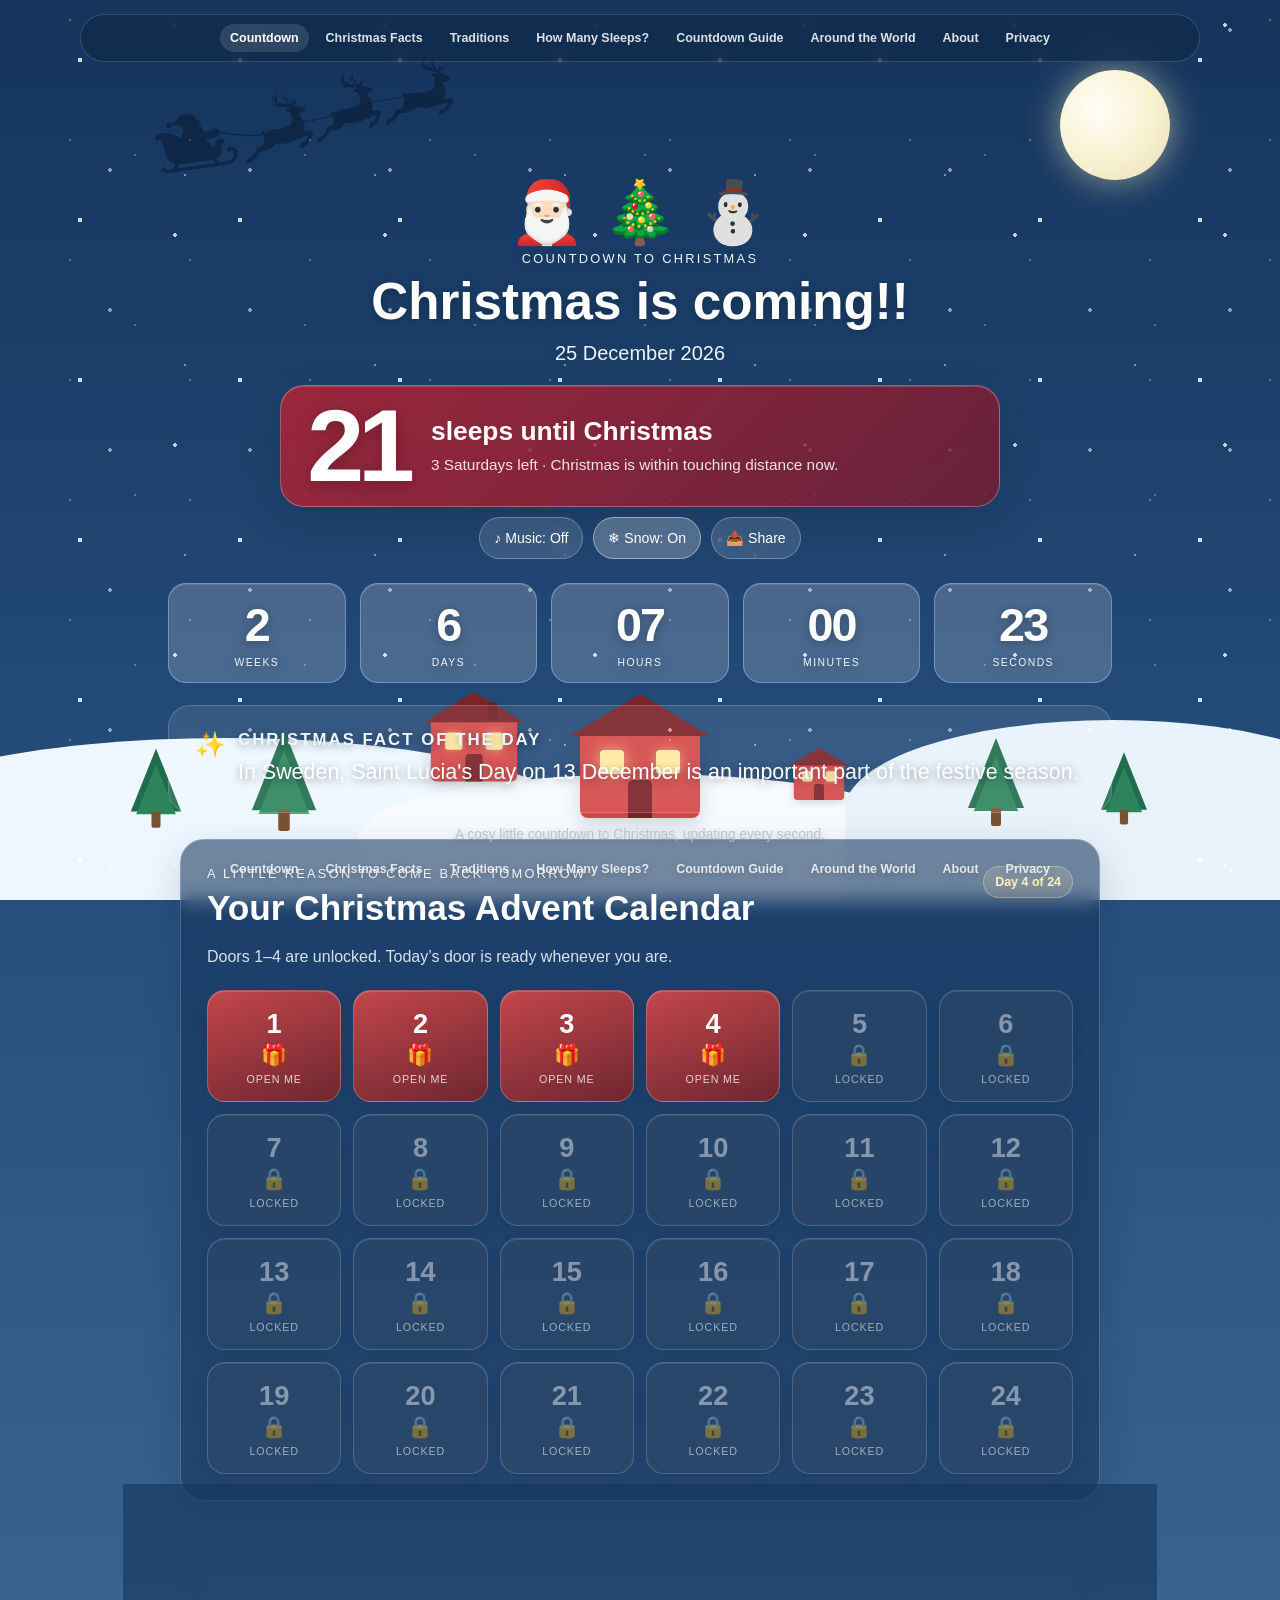
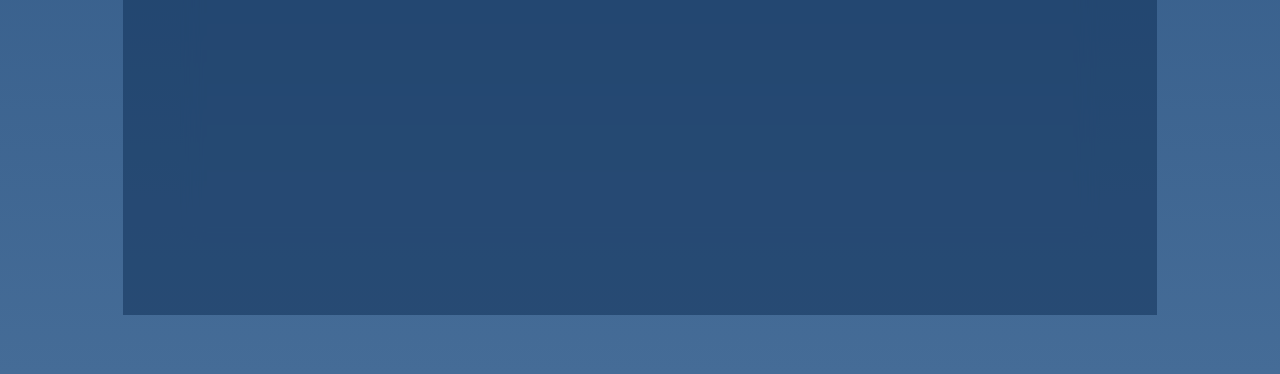
<file: index.html>
<!DOCTYPE html>
<html lang="en">
<head>
  <meta charset="UTF-8" />
  <meta name="viewport" content="width=device-width, initial-scale=1.0" />
  <meta
    name="description"
    content="A cosy Christmas countdown with weeks, days, hours, minutes and seconds, plus festive music, snow, facts and sharing."
  />
  <meta name="theme-color" content="#274f7e" />
  <link rel="canonical" href="https://counttochristmas.com/" />
  <meta property="og:url" content="https://counttochristmas.com/" />
  <meta property="og:site_name" content="Count to Christmas" />
  <meta property="og:type" content="website" />
  <meta property="og:title" content="Count to Christmas" />
  <meta
    property="og:description"
    content="A cosy Christmas countdown with festive music, snow, facts and sharing."
  />
  <meta property="og:image" content="https://counttochristmas.com/og-image.png" />
  <meta property="og:image:width" content="1200" />
  <meta property="og:image:height" content="630" />
  <meta
    property="og:image:alt"
    content="A festive Christmas Countdown preview with a winter night scene."
  />
  <meta name="twitter:card" content="summary_large_image" />
  <meta name="twitter:title" content="Count to Christmas" />
  <meta
    name="twitter:description"
    content="A cosy Christmas countdown with festive music, snow, facts and sharing."
  />
  <meta name="twitter:image" content="https://counttochristmas.com/og-image.png" />
  <meta name="apple-mobile-web-app-capable" content="yes" />
  <meta name="apple-mobile-web-app-status-bar-style" content="black-translucent" />
  <meta name="apple-mobile-web-app-title" content="Count to Christmas" />
  <meta name="format-detection" content="telephone=no" />
  <title>Count to Christmas | Christmas Countdown</title>
  <link rel="icon" href="favicon.svg" type="image/svg+xml" />
  <link rel="icon" href="favicon-32x32.png" sizes="32x32" type="image/png" />
  <link rel="apple-touch-icon" sizes="180x180" href="apple-touch-icon.png" />
  <link rel="manifest" href="site.webmanifest" />
  <link rel="stylesheet" href="style.css?v=47" />
  <script async src="https://pagead2.googlesyndication.com/pagead/js/adsbygoogle.js?client=ca-pub-7759235938318828"
     crossorigin="anonymous"></script>
  <link rel="stylesheet" href="content.css?v=47" />
</head>
<body class="home-page">
<nav class="site-nav" aria-label="Main navigation">
  <a href="index.html" aria-current="page">Countdown</a>
  <a href="christmas-facts.html">Christmas Facts</a>
  <a href="christmas-traditions.html">Traditions</a>
  <a href="sleeps-until-christmas.html">How Many Sleeps?</a>
  <a href="christmas-countdown-guide.html">Countdown Guide</a>
  <a href="christmas-around-the-world.html">Around the World</a>
  <a href="about.html">About</a>
  <a href="privacy.html">Privacy</a>
</nav>
<div class="winter-background" aria-hidden="true">
    <div class="moon"></div>

    <img class="santa-flight" src="santa-silhouette.png" alt="" />

    <div class="snow-layer snow-back"></div>
    <div class="snow-layer snow-mid"></div>
    <div class="snow-layer snow-front"></div>

    <div class="winter-scene">
      <div class="hill hill-1"></div>
      <div class="hill hill-2"></div>
      <div class="hill hill-3"></div>

      <div class="tree tree-1"></div>
      <div class="tree tree-2"></div>
      <div class="tree tree-3"></div>
      <div class="tree tree-4"></div>

      <div class="house house-main">
        <div class="roof"></div>
        <div class="window window-left"></div>
        <div class="window window-right"></div>
        <div class="door"></div>
      </div>

      <div class="house house-mid">
        <div class="roof"></div>
        <div class="chimney"></div>
        <div class="window window-left"></div>
        <div class="window window-right"></div>
        <div class="door"></div>
      </div>

      <div class="house house-small">
        <div class="roof"></div>
        <div class="window window-left"></div>
        <div class="window window-right"></div>
        <div class="door"></div>
      </div>
    </div>
  </div>

  <main class="page-shell">
    <section class="countdown-card" aria-labelledby="page-title">
      <div class="hero-icon" aria-hidden="true">
        <span>🎅🏻</span>
        <span>🎄</span>
        <span>⛄</span>
      </div>

      <p class="eyebrow">Countdown to Christmas</p>
      <h1 id="page-title">Christmas is coming!!</h1>
      <p id="target-date" class="target-date">25 December</p>

      <section id="sleeps-hero" class="sleeps-hero" role="button" tabindex="0" aria-live="polite" aria-label="Sleeps until Christmas — celebrate with confetti" title="Click for confetti">
        <div class="sleeps-number" id="sleeps-number">--</div>
        <div class="sleeps-copy">
          <p class="sleeps-label" id="sleeps-label">sleeps until Christmas</p>
          <p class="seasonal-line" id="seasonal-line">Counting the festive days…</p>
        </div>
      </section>

      <div class="festive-controls" aria-label="Festive controls">
        <button
          id="music-toggle"
          class="festive-control"
          type="button"
          aria-pressed="false"
        >
          <span aria-hidden="true">♪</span>
          <span id="music-label">Music: Off</span>
        </button>

        <button
          id="snow-toggle"
          class="festive-control"
          type="button"
          aria-pressed="true"
        >
          <span aria-hidden="true">❄</span>
          <span id="snow-label">Snow: On</span>
        </button>

        <button
          id="share-button"
          class="festive-control"
          type="button"
          aria-label="Share the current Christmas countdown"
        >
          <span aria-hidden="true">📤</span>
          <span id="share-label">Share</span>
        </button>
      </div>

      <div
        class="countdown-grid"
        aria-live="polite"
        aria-label="Time remaining until Christmas"
      >
        <div class="time-box">
          <div id="weeks" class="time-value">0</div>
          <div class="time-label">Weeks</div>
        </div>

        <div class="time-box">
          <div id="days" class="time-value">0</div>
          <div class="time-label">Days</div>
        </div>

        <div class="time-box">
          <div id="hours" class="time-value">00</div>
          <div class="time-label">Hours</div>
        </div>

        <div class="time-box">
          <div id="minutes" class="time-value">00</div>
          <div class="time-label">Minutes</div>
        </div>

        <div class="time-box time-box-seconds">
          <div id="seconds" class="time-value">00</div>
          <div class="time-label">Seconds</div>
        </div>
      </div>

      <section class="christmas-fact" aria-labelledby="fact-title">
        <div class="fact-icon" aria-hidden="true">✨</div>
        <div>
          <p id="fact-title" class="fact-heading">Christmas fact of the day</p>
          <p id="fact-text" class="fact-text">Loading today’s festive fact…</p>
        </div>
      </section>

      <section class="advent-section" aria-labelledby="advent-title">
        <div class="advent-heading-row">
          <div>
            <p class="eyebrow advent-eyebrow">A little reason to come back tomorrow</p>
            <h2 id="advent-title">Your Christmas Advent Calendar</h2>
          </div>
          <span class="advent-badge" id="advent-badge">24 doors</span>
        </div>
        <p class="advent-intro" id="advent-status">
          The first door unlocks on 1 December.
        </p>
        <div class="advent-grid" id="advent-grid" aria-label="24-day Christmas advent calendar"></div>
        <div class="advent-reveal" id="advent-reveal" hidden aria-live="polite">
          <p class="advent-reveal-kicker" id="advent-reveal-kicker"></p>
          <h3 id="advent-reveal-title"></h3>
          <p id="advent-reveal-text"></p>
        </div>
      </section>

      <section class="home-about" aria-labelledby="about-countdown-title">
        <h2 id="about-countdown-title">About the countdown</h2>
        <p>Count to Christmas is a small place to enjoy the anticipation of 25 December. The live timer follows your device’s local clock and shows complete weeks, remaining days, hours, minutes and seconds until Christmas begins. The sleeps number rounds the time up to the next Christmas morning, which is why it feels a little more human than a stopwatch.</p>
        <p>Make the scene your own with optional music and falling snow, open a new Advent Calendar door each day in December, enjoy the daily fact, or share the countdown with someone else looking forward to Christmas.</p>
        <p><a href="sleeps-until-christmas.html">How sleeps are calculated</a> · <a href="christmas-facts.html">Browse the Christmas Facts archive</a></p>
      </section>

    </section>
  </main>

  <footer class="footer-note">
    <span>A cosy little countdown to Christmas, updating every second.</span>
    <nav class="site-nav" aria-label="Main navigation">
  <a href="index.html">Countdown</a>
  <a href="christmas-facts.html">Christmas Facts</a>
  <a href="christmas-traditions.html">Traditions</a>
  <a href="sleeps-until-christmas.html">How Many Sleeps?</a>
  <a href="christmas-countdown-guide.html">Countdown Guide</a>
  <a href="christmas-around-the-world.html">Around the World</a>
  <a href="about.html">About</a>
  <a href="privacy.html">Privacy</a>
</nav>
  </footer>

  <!-- Cloudflare Web Analytics -->
  <script type='module' src='https://static.cloudflareinsights.com/beacon.min.js' data-cf-beacon='{"token": "ae47901be24840b9a30b381e82ab1de9"}'></script>
  <!-- End Cloudflare Web Analytics -->
  <script src="script.js?v=47"></script>
</body>
</html>
</file>
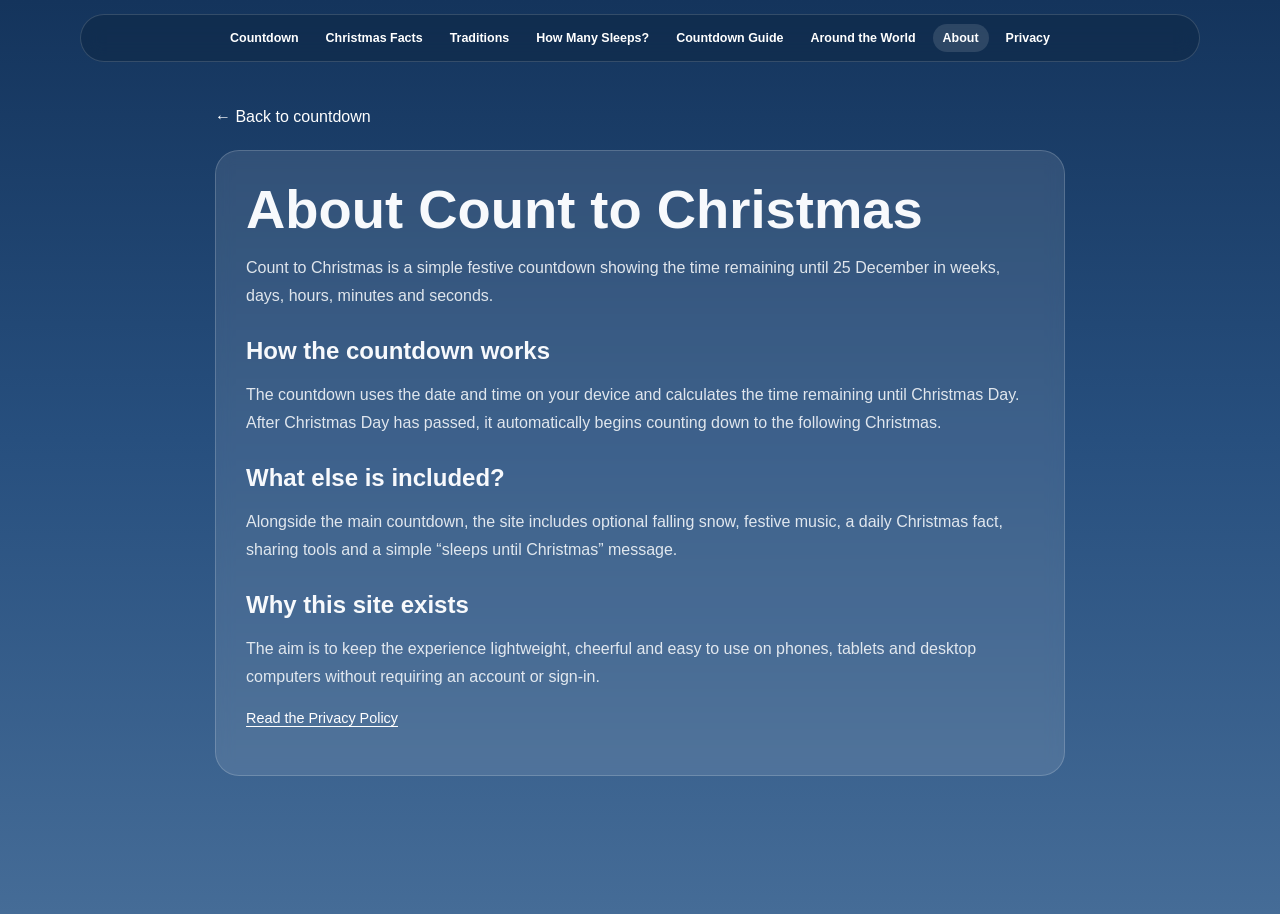
<file: about.html>
<!DOCTYPE html>
<html lang="en">
<head>
  <meta charset="UTF-8" />
  <meta name="viewport" content="width=device-width, initial-scale=1.0" />
  <meta name="description" content="About Count to Christmas, a simple festive countdown to 25 December." />
  <link rel="canonical" href="https://counttochristmas.com/about.html" />
  <meta name="theme-color" content="#274f7e" />
  <title>About | Count to Christmas</title>
  <link rel="icon" href="favicon.svg" type="image/svg+xml" />
  <link rel="icon" href="favicon-32x32.png" sizes="32x32" type="image/png" />
  <link rel="apple-touch-icon" sizes="180x180" href="apple-touch-icon.png" />
  
<style>
:root {
  --bg-top:#17385d;
  --bg-bottom:#2f5d88;
  --panel:rgba(255,255,255,.10);
  --border:rgba(255,255,255,.18);
  --text:#f7f9fc;
  --soft:#d1d9e4;
}
*{box-sizing:border-box}
html{color-scheme:dark}
body{
  margin:0;
  min-height:100vh;
  font-family:-apple-system,BlinkMacSystemFont,"Segoe UI",sans-serif;
  background:linear-gradient(180deg,var(--bg-top),var(--bg-bottom));
  color:var(--text);
}
.page{
  width:min(850px,calc(100% - 32px));
  margin:0 auto;
  padding:46px 0 70px;
}
.top-link{
  display:inline-block;
  margin-bottom:24px;
  color:var(--soft);
  text-decoration:none;
}
.top-link:hover{color:#fff}
.card{
  padding:30px;
  border:1px solid var(--border);
  border-radius:24px;
  background:var(--panel);
  backdrop-filter:blur(8px);
  -webkit-backdrop-filter:blur(8px);
}
h1{
  margin:0 0 12px;
  font-size:clamp(2rem,7vw,3.4rem);
  line-height:1.05;
}
h2{margin:30px 0 10px;font-size:1.25rem}
p,li{color:var(--soft);line-height:1.7;font-size:1rem}
a{color:#fff}
.updated{margin-top:0;font-size:.9rem;opacity:.8}
.small{font-size:.9rem}
@media(max-width:600px){
  .page{padding-top:26px}
  .card{padding:22px 18px;border-radius:18px}
}
</style>

  <script async src="https://pagead2.googlesyndication.com/pagead/js/adsbygoogle.js?client=ca-pub-7759235938318828"
     crossorigin="anonymous"></script>
  <link rel="stylesheet" href="content.css?v=47" />
</head>
<body class="content-page">
<nav class="site-nav" aria-label="Main navigation">
  <a href="index.html">Countdown</a>
  <a href="christmas-facts.html">Christmas Facts</a>
  <a href="christmas-traditions.html">Traditions</a>
  <a href="sleeps-until-christmas.html">How Many Sleeps?</a>
  <a href="christmas-countdown-guide.html">Countdown Guide</a>
  <a href="christmas-around-the-world.html">Around the World</a>
  <a href="about.html" aria-current="page">About</a>
  <a href="privacy.html">Privacy</a>
</nav>
  <main class="page">
    <a class="top-link" href="index.html">← Back to countdown</a>
    <article class="card">
      <h1>About Count to Christmas</h1>
      <p>Count to Christmas is a simple festive countdown showing the time remaining until 25 December in weeks, days, hours, minutes and seconds.</p>

      <h2>How the countdown works</h2>
      <p>The countdown uses the date and time on your device and calculates the time remaining until Christmas Day. After Christmas Day has passed, it automatically begins counting down to the following Christmas.</p>

      <h2>What else is included?</h2>
      <p>Alongside the main countdown, the site includes optional falling snow, festive music, a daily Christmas fact, sharing tools and a simple “sleeps until Christmas” message.</p>

      <h2>Why this site exists</h2>
      <p>The aim is to keep the experience lightweight, cheerful and easy to use on phones, tablets and desktop computers without requiring an account or sign-in.</p>

      <p class="small"><a href="privacy.html">Read the Privacy Policy</a></p>
    </article>
  </main>
</body>
</html>
</file>
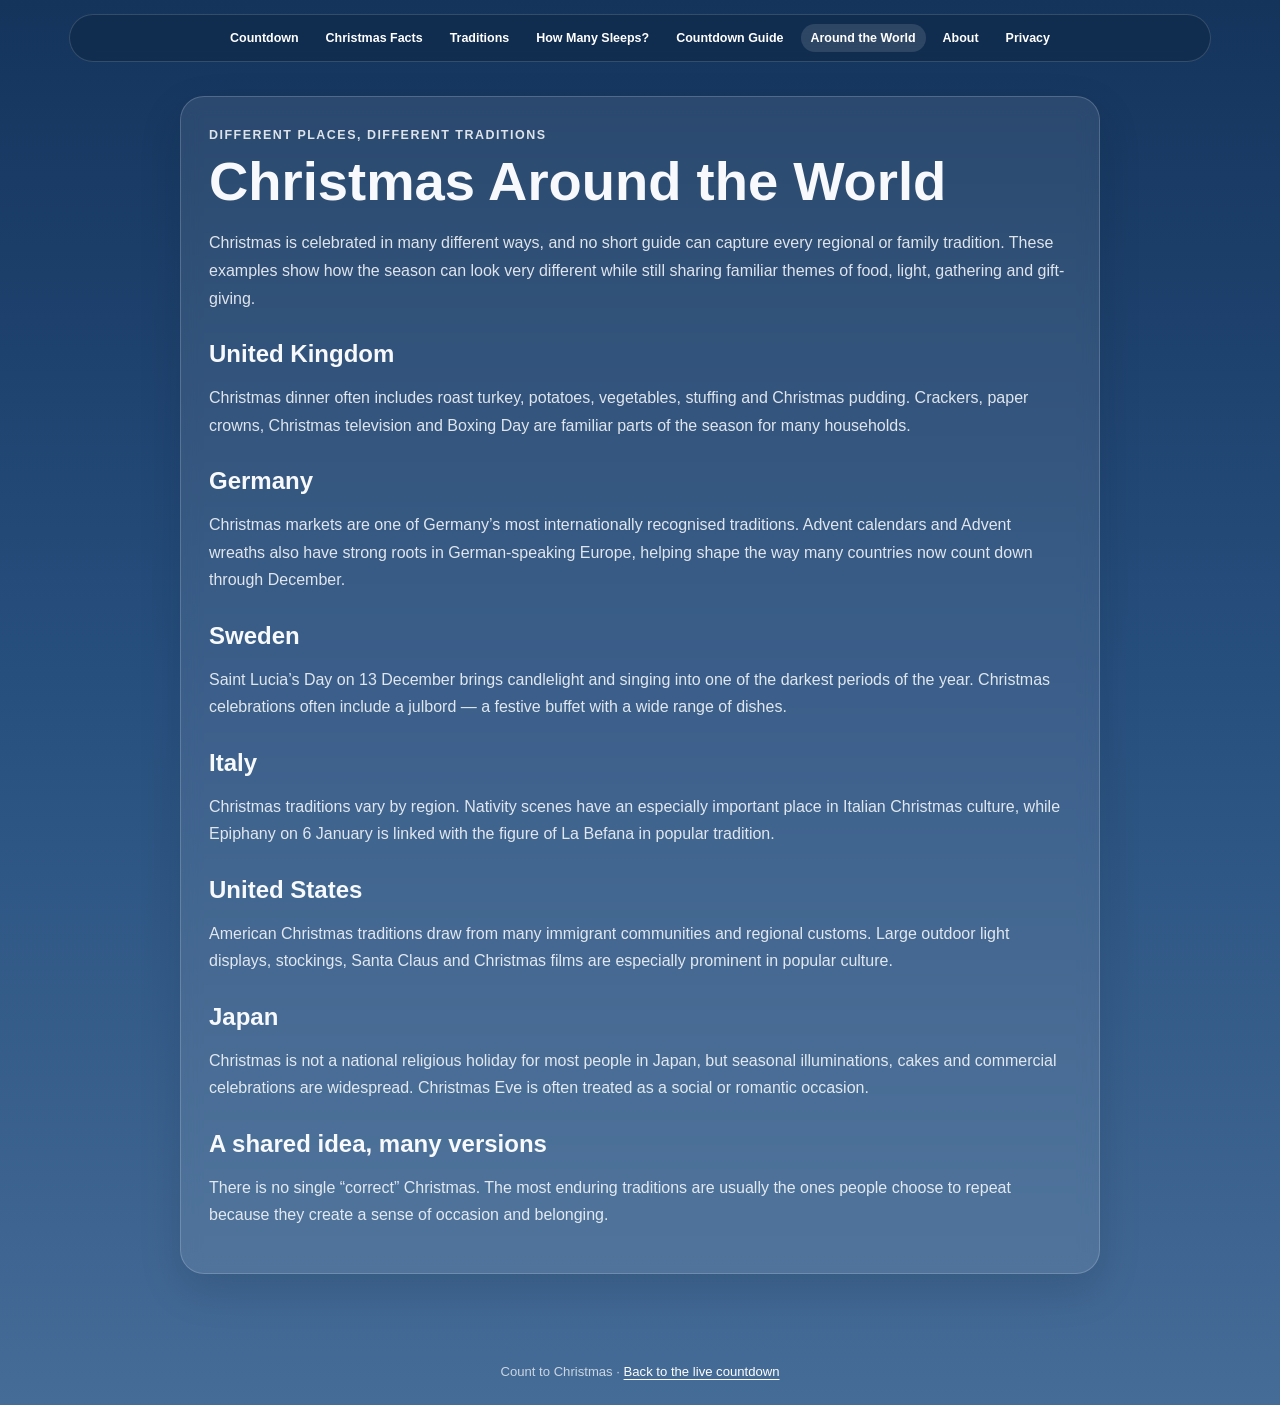
<file: christmas-around-the-world.html>
<!DOCTYPE html>
<html lang="en">
<head>
  <meta charset="UTF-8" />
  <meta name="viewport" content="width=device-width, initial-scale=1.0" />
  <meta name="description" content="A short guide to Christmas traditions in the UK, Germany, Sweden, Italy, the United States and Japan." />
  <link rel="canonical" href="https://counttochristmas.com/christmas-around-the-world.html" />
  <meta name="theme-color" content="#274f7e" />
  <title>Christmas Around the World | Count to Christmas</title>
  <link rel="icon" href="favicon.svg" type="image/svg+xml" />
  <link rel="icon" href="favicon-32x32.png" sizes="32x32" type="image/png" />
  <link rel="apple-touch-icon" sizes="180x180" href="apple-touch-icon.png" />
  <link rel="stylesheet" href="content.css?v=47" />
  <script async src="https://pagead2.googlesyndication.com/pagead/js/adsbygoogle.js?client=ca-pub-7759235938318828" crossorigin="anonymous"></script>
</head>
<body class="content-page">
  <nav class="site-nav" aria-label="Main navigation">
  <a href="index.html">Countdown</a>
  <a href="christmas-facts.html">Christmas Facts</a>
  <a href="christmas-traditions.html">Traditions</a>
  <a href="sleeps-until-christmas.html">How Many Sleeps?</a>
  <a href="christmas-countdown-guide.html">Countdown Guide</a>
  <a href="christmas-around-the-world.html" aria-current="page">Around the World</a>
  <a href="about.html">About</a>
  <a href="privacy.html">Privacy</a>
</nav>
  <main class="content-shell">
    <section class="content-hero">
      <p class="content-kicker">Different places, different traditions</p>
      <h1>Christmas Around the World</h1>
      
<p>Christmas is celebrated in many different ways, and no short guide can capture every regional or family tradition. These examples show how the season can look very different while still sharing familiar themes of food, light, gathering and gift-giving.</p>
<h2>United Kingdom</h2><p>Christmas dinner often includes roast turkey, potatoes, vegetables, stuffing and Christmas pudding. Crackers, paper crowns, Christmas television and Boxing Day are familiar parts of the season for many households.</p>
<h2>Germany</h2><p>Christmas markets are one of Germany’s most internationally recognised traditions. Advent calendars and Advent wreaths also have strong roots in German-speaking Europe, helping shape the way many countries now count down through December.</p>
<h2>Sweden</h2><p>Saint Lucia’s Day on 13 December brings candlelight and singing into one of the darkest periods of the year. Christmas celebrations often include a julbord — a festive buffet with a wide range of dishes.</p>
<h2>Italy</h2><p>Christmas traditions vary by region. Nativity scenes have an especially important place in Italian Christmas culture, while Epiphany on 6 January is linked with the figure of La Befana in popular tradition.</p>
<h2>United States</h2><p>American Christmas traditions draw from many immigrant communities and regional customs. Large outdoor light displays, stockings, Santa Claus and Christmas films are especially prominent in popular culture.</p>
<h2>Japan</h2><p>Christmas is not a national religious holiday for most people in Japan, but seasonal illuminations, cakes and commercial celebrations are widespread. Christmas Eve is often treated as a social or romantic occasion.</p>
<h2>A shared idea, many versions</h2><p>There is no single “correct” Christmas. The most enduring traditions are usually the ones people choose to repeat because they create a sense of occasion and belonging.</p>

    </section>
  </main>
  <footer class="page-footer">Count to Christmas · <a href="index.html">Back to the live countdown</a></footer>
  <script type='module' src='https://static.cloudflareinsights.com/beacon.min.js' data-cf-beacon='{"token": "ae47901be24840b9a30b381e82ab1de9"}'></script>
</body>
</html>
</file>
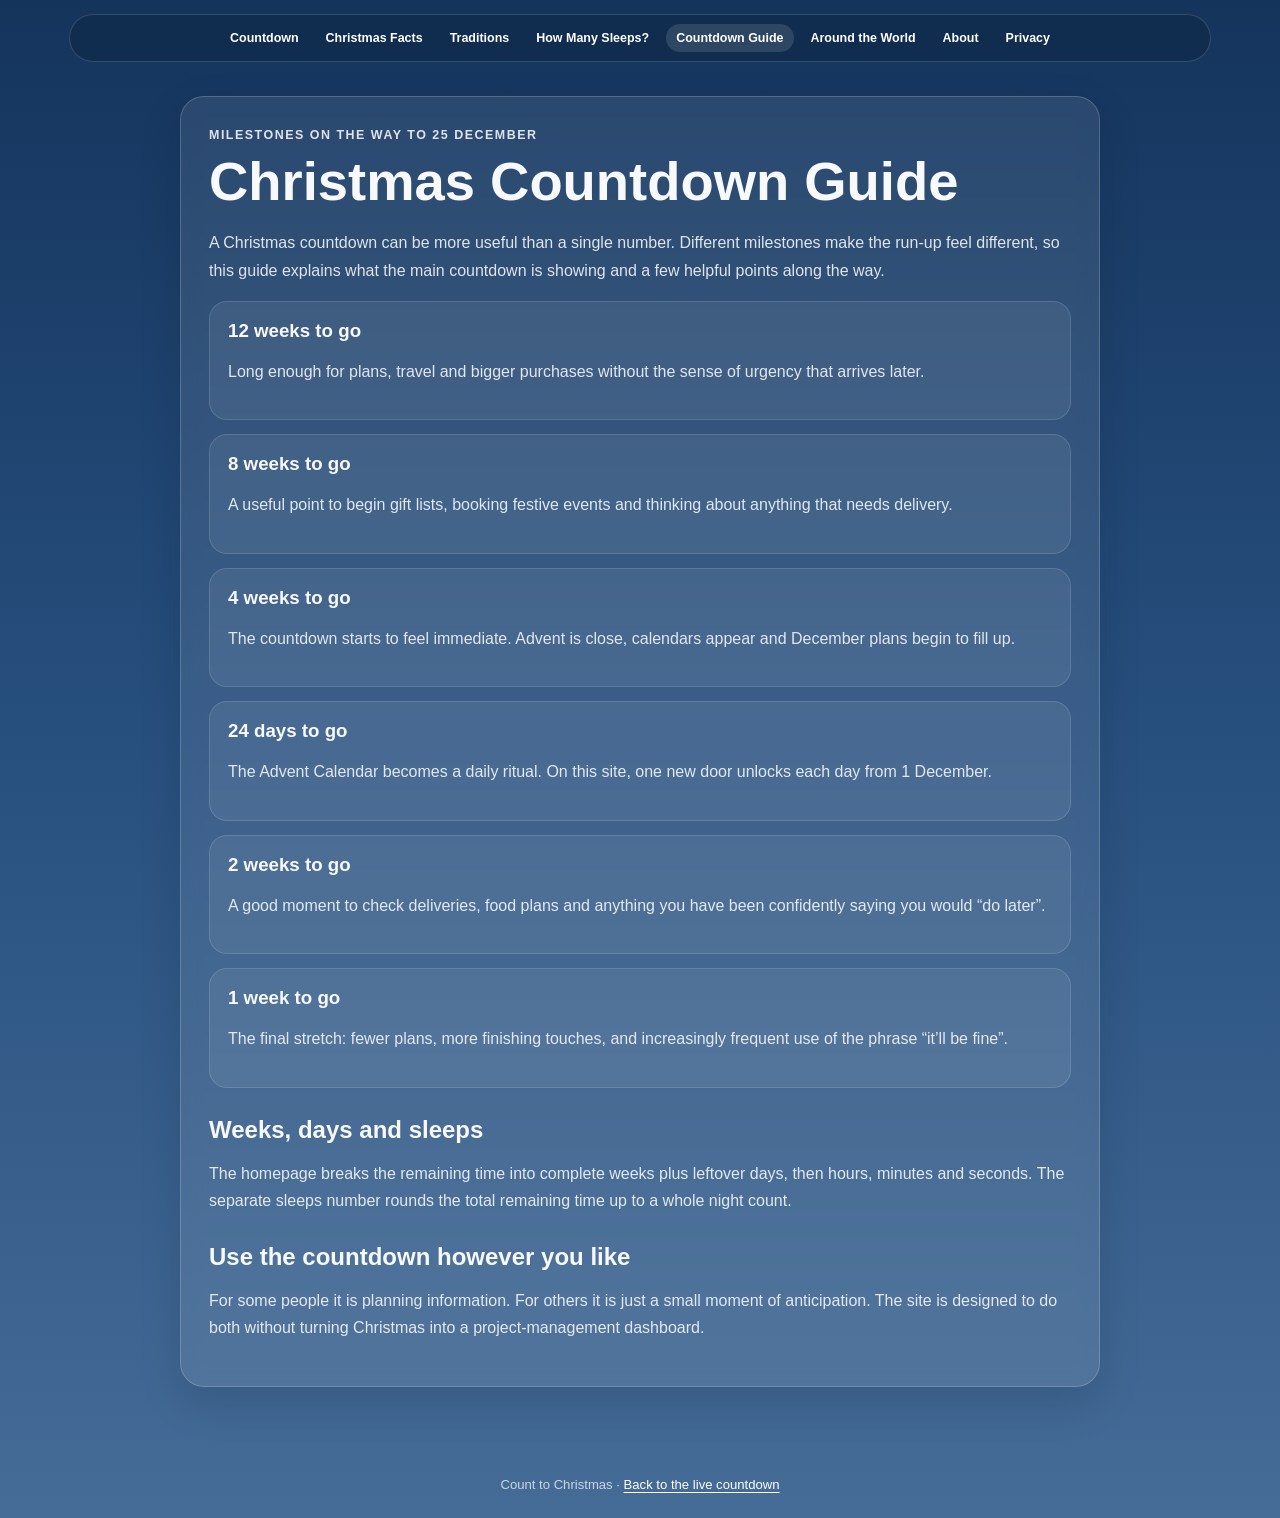
<file: christmas-countdown-guide.html>
<!DOCTYPE html>
<html lang="en">
<head>
  <meta charset="UTF-8" />
  <meta name="viewport" content="width=device-width, initial-scale=1.0" />
  <meta name="description" content="A practical guide to Christmas countdown milestones, weeks, days, sleeps and the final festive stretch." />
  <link rel="canonical" href="https://counttochristmas.com/christmas-countdown-guide.html" />
  <meta name="theme-color" content="#274f7e" />
  <title>Christmas Countdown Guide | Count to Christmas</title>
  <link rel="icon" href="favicon.svg" type="image/svg+xml" />
  <link rel="icon" href="favicon-32x32.png" sizes="32x32" type="image/png" />
  <link rel="apple-touch-icon" sizes="180x180" href="apple-touch-icon.png" />
  <link rel="stylesheet" href="content.css?v=47" />
  <script async src="https://pagead2.googlesyndication.com/pagead/js/adsbygoogle.js?client=ca-pub-7759235938318828" crossorigin="anonymous"></script>
</head>
<body class="content-page">
  <nav class="site-nav" aria-label="Main navigation">
  <a href="index.html">Countdown</a>
  <a href="christmas-facts.html">Christmas Facts</a>
  <a href="christmas-traditions.html">Traditions</a>
  <a href="sleeps-until-christmas.html">How Many Sleeps?</a>
  <a href="christmas-countdown-guide.html" aria-current="page">Countdown Guide</a>
  <a href="christmas-around-the-world.html">Around the World</a>
  <a href="about.html">About</a>
  <a href="privacy.html">Privacy</a>
</nav>
  <main class="content-shell">
    <section class="content-hero">
      <p class="content-kicker">Milestones on the way to 25 December</p>
      <h1>Christmas Countdown Guide</h1>
      
<p>A Christmas countdown can be more useful than a single number. Different milestones make the run-up feel different, so this guide explains what the main countdown is showing and a few helpful points along the way.</p>
<div class="guide-grid">
  <article class="guide-item"><h3>12 weeks to go</h3><p>Long enough for plans, travel and bigger purchases without the sense of urgency that arrives later.</p></article>
  <article class="guide-item"><h3>8 weeks to go</h3><p>A useful point to begin gift lists, booking festive events and thinking about anything that needs delivery.</p></article>
  <article class="guide-item"><h3>4 weeks to go</h3><p>The countdown starts to feel immediate. Advent is close, calendars appear and December plans begin to fill up.</p></article>
  <article class="guide-item"><h3>24 days to go</h3><p>The Advent Calendar becomes a daily ritual. On this site, one new door unlocks each day from 1 December.</p></article>
  <article class="guide-item"><h3>2 weeks to go</h3><p>A good moment to check deliveries, food plans and anything you have been confidently saying you would “do later”.</p></article>
  <article class="guide-item"><h3>1 week to go</h3><p>The final stretch: fewer plans, more finishing touches, and increasingly frequent use of the phrase “it’ll be fine”.</p></article>
</div>
<h2>Weeks, days and sleeps</h2><p>The homepage breaks the remaining time into complete weeks plus leftover days, then hours, minutes and seconds. The separate sleeps number rounds the total remaining time up to a whole night count.</p>
<h2>Use the countdown however you like</h2><p>For some people it is planning information. For others it is just a small moment of anticipation. The site is designed to do both without turning Christmas into a project-management dashboard.</p>

    </section>
  </main>
  <footer class="page-footer">Count to Christmas · <a href="index.html">Back to the live countdown</a></footer>
  <script type='module' src='https://static.cloudflareinsights.com/beacon.min.js' data-cf-beacon='{"token": "ae47901be24840b9a30b381e82ab1de9"}'></script>
</body>
</html>
</file>
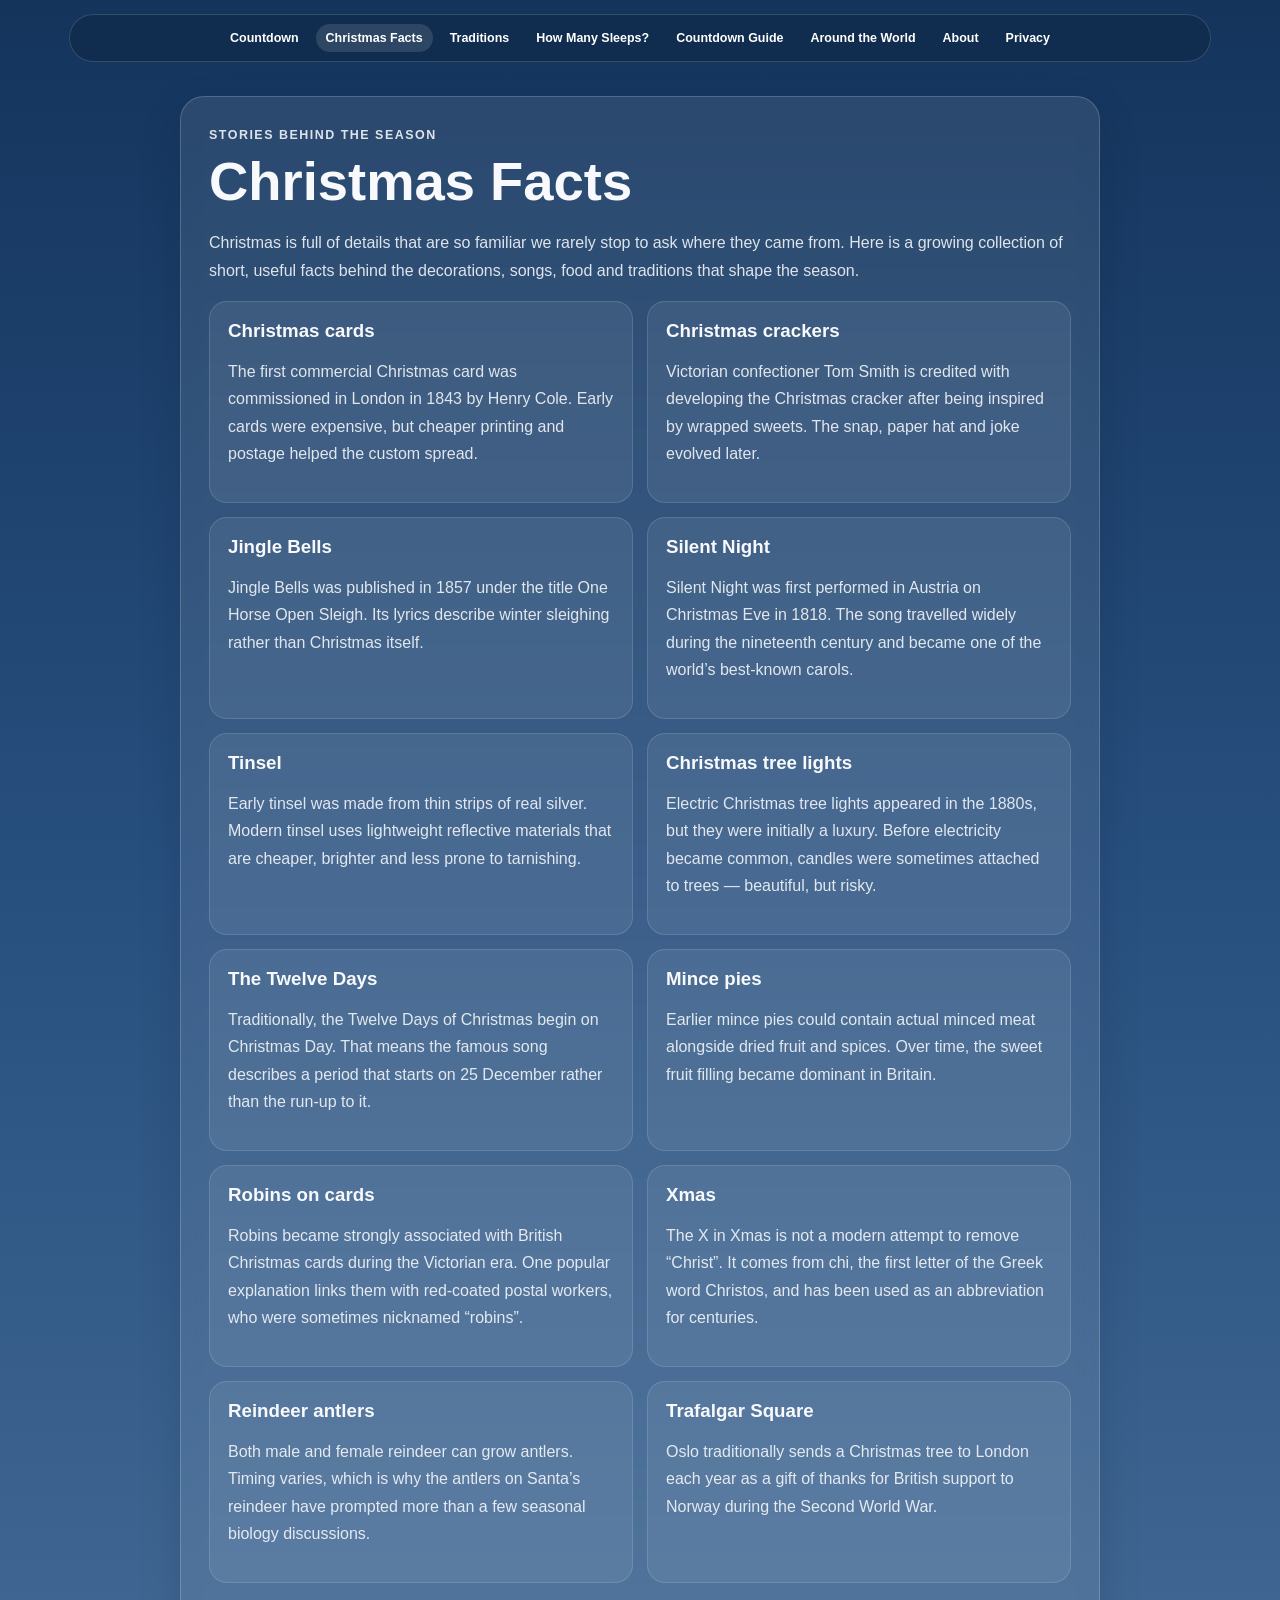
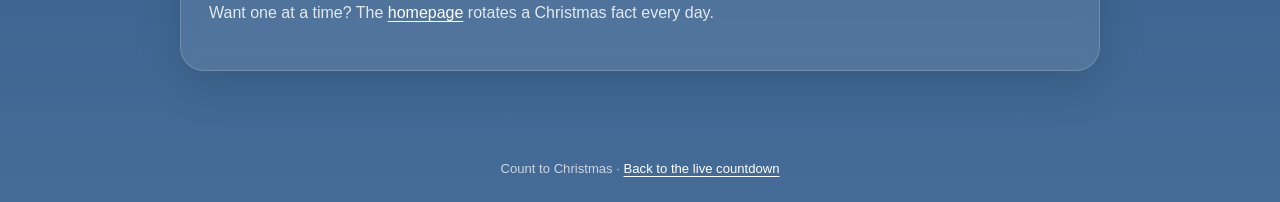
<file: christmas-facts.html>
<!DOCTYPE html>
<html lang="en">
<head>
  <meta charset="UTF-8" />
  <meta name="viewport" content="width=device-width, initial-scale=1.0" />
  <meta name="description" content="A collection of useful Christmas facts about cards, crackers, songs, decorations, reindeer and seasonal traditions." />
  <link rel="canonical" href="https://counttochristmas.com/christmas-facts.html" />
  <meta name="theme-color" content="#274f7e" />
  <title>Christmas Facts | Count to Christmas</title>
  <link rel="icon" href="favicon.svg" type="image/svg+xml" />
  <link rel="icon" href="favicon-32x32.png" sizes="32x32" type="image/png" />
  <link rel="apple-touch-icon" sizes="180x180" href="apple-touch-icon.png" />
  <link rel="stylesheet" href="content.css?v=47" />
  <script async src="https://pagead2.googlesyndication.com/pagead/js/adsbygoogle.js?client=ca-pub-7759235938318828" crossorigin="anonymous"></script>
</head>
<body class="content-page">
  <nav class="site-nav" aria-label="Main navigation">
  <a href="index.html">Countdown</a>
  <a href="christmas-facts.html" aria-current="page">Christmas Facts</a>
  <a href="christmas-traditions.html">Traditions</a>
  <a href="sleeps-until-christmas.html">How Many Sleeps?</a>
  <a href="christmas-countdown-guide.html">Countdown Guide</a>
  <a href="christmas-around-the-world.html">Around the World</a>
  <a href="about.html">About</a>
  <a href="privacy.html">Privacy</a>
</nav>
  <main class="content-shell">
    <section class="content-hero">
      <p class="content-kicker">Stories behind the season</p>
      <h1>Christmas Facts</h1>
      
<p>Christmas is full of details that are so familiar we rarely stop to ask where they came from. Here is a growing collection of short, useful facts behind the decorations, songs, food and traditions that shape the season.</p>
<div class="fact-list">
  <article class="fact-item"><h3>Christmas cards</h3><p>The first commercial Christmas card was commissioned in London in 1843 by Henry Cole. Early cards were expensive, but cheaper printing and postage helped the custom spread.</p></article>
  <article class="fact-item"><h3>Christmas crackers</h3><p>Victorian confectioner Tom Smith is credited with developing the Christmas cracker after being inspired by wrapped sweets. The snap, paper hat and joke evolved later.</p></article>
  <article class="fact-item"><h3>Jingle Bells</h3><p>Jingle Bells was published in 1857 under the title One Horse Open Sleigh. Its lyrics describe winter sleighing rather than Christmas itself.</p></article>
  <article class="fact-item"><h3>Silent Night</h3><p>Silent Night was first performed in Austria on Christmas Eve in 1818. The song travelled widely during the nineteenth century and became one of the world’s best-known carols.</p></article>
  <article class="fact-item"><h3>Tinsel</h3><p>Early tinsel was made from thin strips of real silver. Modern tinsel uses lightweight reflective materials that are cheaper, brighter and less prone to tarnishing.</p></article>
  <article class="fact-item"><h3>Christmas tree lights</h3><p>Electric Christmas tree lights appeared in the 1880s, but they were initially a luxury. Before electricity became common, candles were sometimes attached to trees — beautiful, but risky.</p></article>
  <article class="fact-item"><h3>The Twelve Days</h3><p>Traditionally, the Twelve Days of Christmas begin on Christmas Day. That means the famous song describes a period that starts on 25 December rather than the run-up to it.</p></article>
  <article class="fact-item"><h3>Mince pies</h3><p>Earlier mince pies could contain actual minced meat alongside dried fruit and spices. Over time, the sweet fruit filling became dominant in Britain.</p></article>
  <article class="fact-item"><h3>Robins on cards</h3><p>Robins became strongly associated with British Christmas cards during the Victorian era. One popular explanation links them with red-coated postal workers, who were sometimes nicknamed “robins”.</p></article>
  <article class="fact-item"><h3>Xmas</h3><p>The X in Xmas is not a modern attempt to remove “Christ”. It comes from chi, the first letter of the Greek word Christos, and has been used as an abbreviation for centuries.</p></article>
  <article class="fact-item"><h3>Reindeer antlers</h3><p>Both male and female reindeer can grow antlers. Timing varies, which is why the antlers on Santa’s reindeer have prompted more than a few seasonal biology discussions.</p></article>
  <article class="fact-item"><h3>Trafalgar Square</h3><p>Oslo traditionally sends a Christmas tree to London each year as a gift of thanks for British support to Norway during the Second World War.</p></article>
</div>
<p>Want one at a time? The <a href="index.html">homepage</a> rotates a Christmas fact every day.</p>

    </section>
  </main>
  <footer class="page-footer">Count to Christmas · <a href="index.html">Back to the live countdown</a></footer>
  <script type='module' src='https://static.cloudflareinsights.com/beacon.min.js' data-cf-beacon='{"token": "ae47901be24840b9a30b381e82ab1de9"}'></script>
</body>
</html>
</file>
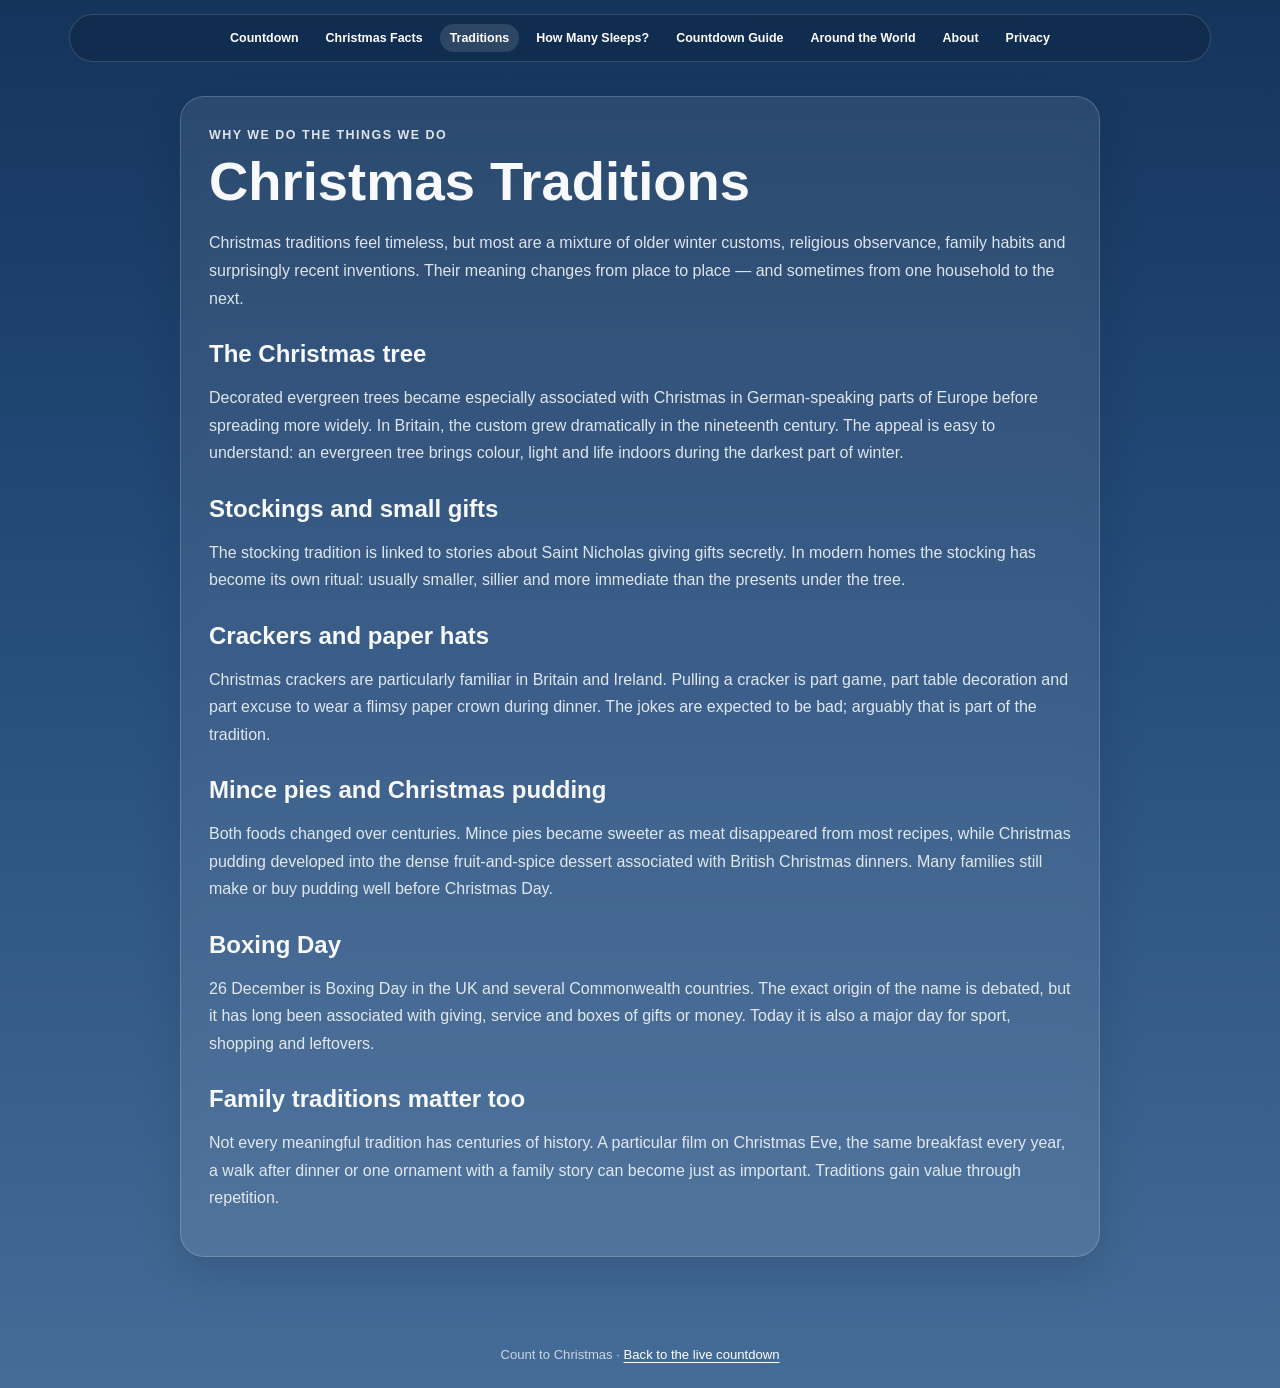
<file: christmas-traditions.html>
<!DOCTYPE html>
<html lang="en">
<head>
  <meta charset="UTF-8" />
  <meta name="viewport" content="width=device-width, initial-scale=1.0" />
  <meta name="description" content="Explore the stories behind Christmas trees, stockings, crackers, mince pies, Boxing Day and family traditions." />
  <link rel="canonical" href="https://counttochristmas.com/christmas-traditions.html" />
  <meta name="theme-color" content="#274f7e" />
  <title>Christmas Traditions | Count to Christmas</title>
  <link rel="icon" href="favicon.svg" type="image/svg+xml" />
  <link rel="icon" href="favicon-32x32.png" sizes="32x32" type="image/png" />
  <link rel="apple-touch-icon" sizes="180x180" href="apple-touch-icon.png" />
  <link rel="stylesheet" href="content.css?v=47" />
  <script async src="https://pagead2.googlesyndication.com/pagead/js/adsbygoogle.js?client=ca-pub-7759235938318828" crossorigin="anonymous"></script>
</head>
<body class="content-page">
  <nav class="site-nav" aria-label="Main navigation">
  <a href="index.html">Countdown</a>
  <a href="christmas-facts.html">Christmas Facts</a>
  <a href="christmas-traditions.html" aria-current="page">Traditions</a>
  <a href="sleeps-until-christmas.html">How Many Sleeps?</a>
  <a href="christmas-countdown-guide.html">Countdown Guide</a>
  <a href="christmas-around-the-world.html">Around the World</a>
  <a href="about.html">About</a>
  <a href="privacy.html">Privacy</a>
</nav>
  <main class="content-shell">
    <section class="content-hero">
      <p class="content-kicker">Why we do the things we do</p>
      <h1>Christmas Traditions</h1>
      
<p>Christmas traditions feel timeless, but most are a mixture of older winter customs, religious observance, family habits and surprisingly recent inventions. Their meaning changes from place to place — and sometimes from one household to the next.</p>
<h2>The Christmas tree</h2><p>Decorated evergreen trees became especially associated with Christmas in German-speaking parts of Europe before spreading more widely. In Britain, the custom grew dramatically in the nineteenth century. The appeal is easy to understand: an evergreen tree brings colour, light and life indoors during the darkest part of winter.</p>
<h2>Stockings and small gifts</h2><p>The stocking tradition is linked to stories about Saint Nicholas giving gifts secretly. In modern homes the stocking has become its own ritual: usually smaller, sillier and more immediate than the presents under the tree.</p>
<h2>Crackers and paper hats</h2><p>Christmas crackers are particularly familiar in Britain and Ireland. Pulling a cracker is part game, part table decoration and part excuse to wear a flimsy paper crown during dinner. The jokes are expected to be bad; arguably that is part of the tradition.</p>
<h2>Mince pies and Christmas pudding</h2><p>Both foods changed over centuries. Mince pies became sweeter as meat disappeared from most recipes, while Christmas pudding developed into the dense fruit-and-spice dessert associated with British Christmas dinners. Many families still make or buy pudding well before Christmas Day.</p>
<h2>Boxing Day</h2><p>26 December is Boxing Day in the UK and several Commonwealth countries. The exact origin of the name is debated, but it has long been associated with giving, service and boxes of gifts or money. Today it is also a major day for sport, shopping and leftovers.</p>
<h2>Family traditions matter too</h2><p>Not every meaningful tradition has centuries of history. A particular film on Christmas Eve, the same breakfast every year, a walk after dinner or one ornament with a family story can become just as important. Traditions gain value through repetition.</p>

    </section>
  </main>
  <footer class="page-footer">Count to Christmas · <a href="index.html">Back to the live countdown</a></footer>
  <script type='module' src='https://static.cloudflareinsights.com/beacon.min.js' data-cf-beacon='{"token": "ae47901be24840b9a30b381e82ab1de9"}'></script>
</body>
</html>
</file>
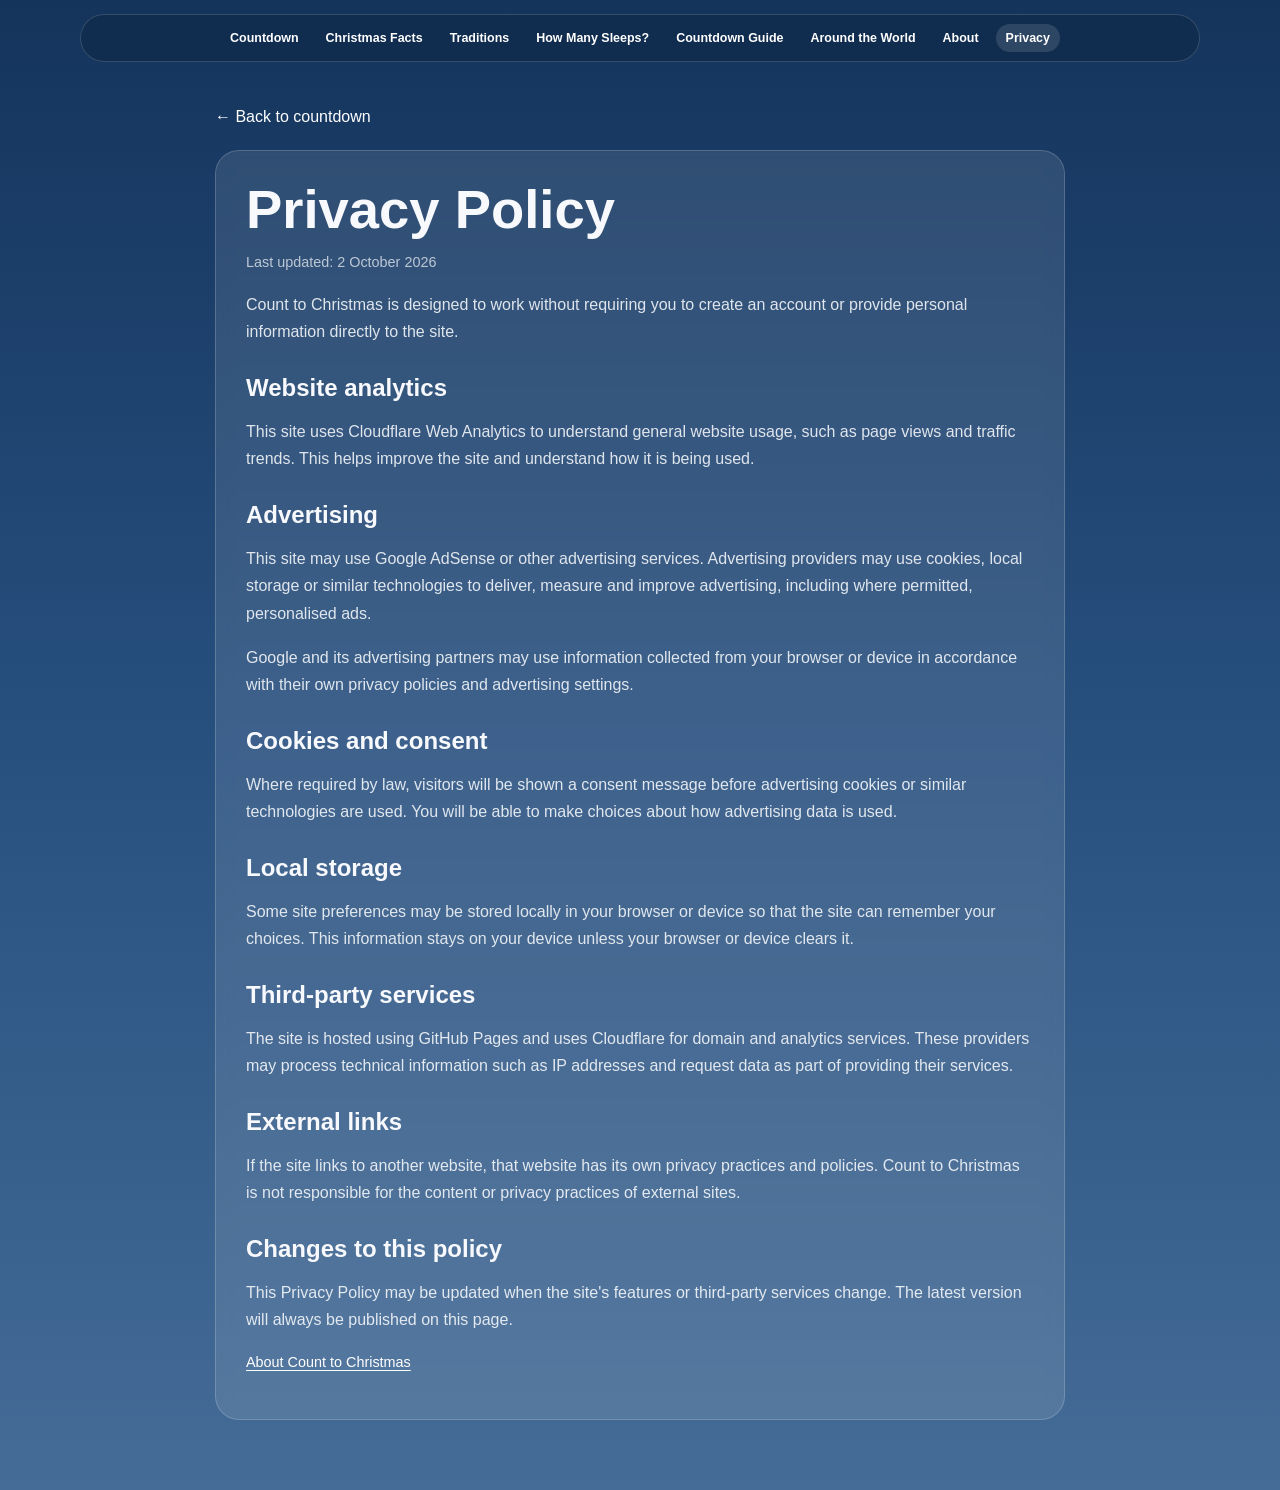
<file: privacy.html>
<!DOCTYPE html>
<html lang="en">
<head>
  <meta charset="UTF-8" />
  <meta name="viewport" content="width=device-width, initial-scale=1.0" />
  <meta name="description" content="Privacy Policy for Count to Christmas." />
  <link rel="canonical" href="https://counttochristmas.com/privacy.html" />
  <meta name="theme-color" content="#274f7e" />
  <title>Privacy Policy | Count to Christmas</title>
  <link rel="icon" href="favicon.svg" type="image/svg+xml" />
  <link rel="icon" href="favicon-32x32.png" sizes="32x32" type="image/png" />
  <link rel="apple-touch-icon" sizes="180x180" href="apple-touch-icon.png" />
  
<style>
:root {
  --bg-top:#17385d;
  --bg-bottom:#2f5d88;
  --panel:rgba(255,255,255,.10);
  --border:rgba(255,255,255,.18);
  --text:#f7f9fc;
  --soft:#d1d9e4;
}
*{box-sizing:border-box}
html{color-scheme:dark}
body{
  margin:0;
  min-height:100vh;
  font-family:-apple-system,BlinkMacSystemFont,"Segoe UI",sans-serif;
  background:linear-gradient(180deg,var(--bg-top),var(--bg-bottom));
  color:var(--text);
}
.page{
  width:min(850px,calc(100% - 32px));
  margin:0 auto;
  padding:46px 0 70px;
}
.top-link{
  display:inline-block;
  margin-bottom:24px;
  color:var(--soft);
  text-decoration:none;
}
.top-link:hover{color:#fff}
.card{
  padding:30px;
  border:1px solid var(--border);
  border-radius:24px;
  background:var(--panel);
  backdrop-filter:blur(8px);
  -webkit-backdrop-filter:blur(8px);
}
h1{
  margin:0 0 12px;
  font-size:clamp(2rem,7vw,3.4rem);
  line-height:1.05;
}
h2{margin:30px 0 10px;font-size:1.25rem}
p,li{color:var(--soft);line-height:1.7;font-size:1rem}
a{color:#fff}
.updated{margin-top:0;font-size:.9rem;opacity:.8}
.small{font-size:.9rem}
@media(max-width:600px){
  .page{padding-top:26px}
  .card{padding:22px 18px;border-radius:18px}
}
</style>

  <script async src="https://pagead2.googlesyndication.com/pagead/js/adsbygoogle.js?client=ca-pub-7759235938318828"
     crossorigin="anonymous"></script>
  <link rel="stylesheet" href="content.css?v=47" />
</head>
<body class="content-page">
<nav class="site-nav" aria-label="Main navigation">
  <a href="index.html">Countdown</a>
  <a href="christmas-facts.html">Christmas Facts</a>
  <a href="christmas-traditions.html">Traditions</a>
  <a href="sleeps-until-christmas.html">How Many Sleeps?</a>
  <a href="christmas-countdown-guide.html">Countdown Guide</a>
  <a href="christmas-around-the-world.html">Around the World</a>
  <a href="about.html">About</a>
  <a href="privacy.html" aria-current="page">Privacy</a>
</nav>
  <main class="page">
    <a class="top-link" href="index.html">← Back to countdown</a>
    <article class="card">
      <h1>Privacy Policy</h1>
      <p class="updated">Last updated: 2 October 2026</p>

      <p>Count to Christmas is designed to work without requiring you to create an account or provide personal information directly to the site.</p>

      <h2>Website analytics</h2>
      <p>This site uses Cloudflare Web Analytics to understand general website usage, such as page views and traffic trends. This helps improve the site and understand how it is being used.</p>

      <h2>Advertising</h2>
      <p>This site may use Google AdSense or other advertising services. Advertising providers may use cookies, local storage or similar technologies to deliver, measure and improve advertising, including where permitted, personalised ads.</p>
      <p>Google and its advertising partners may use information collected from your browser or device in accordance with their own privacy policies and advertising settings.</p>

      <h2>Cookies and consent</h2>
      <p>Where required by law, visitors will be shown a consent message before advertising cookies or similar technologies are used. You will be able to make choices about how advertising data is used.</p>

      <h2>Local storage</h2>
      <p>Some site preferences may be stored locally in your browser or device so that the site can remember your choices. This information stays on your device unless your browser or device clears it.</p>

      <h2>Third-party services</h2>
      <p>The site is hosted using GitHub Pages and uses Cloudflare for domain and analytics services. These providers may process technical information such as IP addresses and request data as part of providing their services.</p>

      <h2>External links</h2>
      <p>If the site links to another website, that website has its own privacy practices and policies. Count to Christmas is not responsible for the content or privacy practices of external sites.</p>

      <h2>Changes to this policy</h2>
      <p>This Privacy Policy may be updated when the site's features or third-party services change. The latest version will always be published on this page.</p>

      <p class="small"><a href="about.html">About Count to Christmas</a></p>
    </article>
  </main>
</body>
</html>
</file>
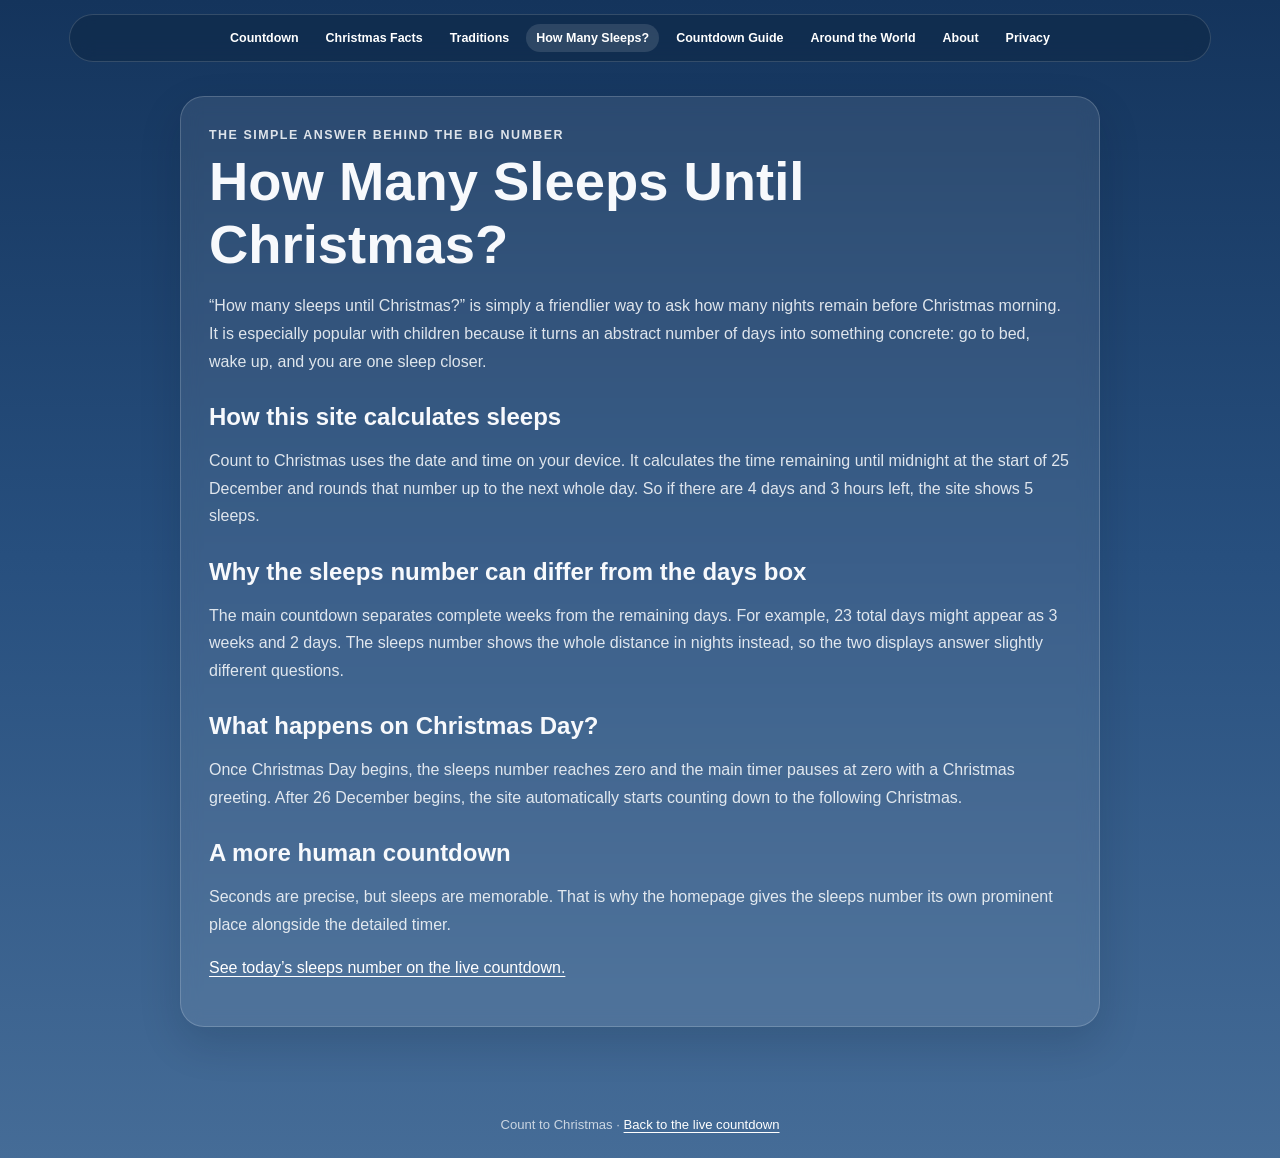
<file: sleeps-until-christmas.html>
<!DOCTYPE html>
<html lang="en">
<head>
  <meta charset="UTF-8" />
  <meta name="viewport" content="width=device-width, initial-scale=1.0" />
  <meta name="description" content="Learn how Count to Christmas calculates the number of sleeps until Christmas and why it differs from the detailed countdown." />
  <link rel="canonical" href="https://counttochristmas.com/sleeps-until-christmas.html" />
  <meta name="theme-color" content="#274f7e" />
  <title>How Many Sleeps Until Christmas? | Count to Christmas</title>
  <link rel="icon" href="favicon.svg" type="image/svg+xml" />
  <link rel="icon" href="favicon-32x32.png" sizes="32x32" type="image/png" />
  <link rel="apple-touch-icon" sizes="180x180" href="apple-touch-icon.png" />
  <link rel="stylesheet" href="content.css?v=47" />
  <script async src="https://pagead2.googlesyndication.com/pagead/js/adsbygoogle.js?client=ca-pub-7759235938318828" crossorigin="anonymous"></script>
</head>
<body class="content-page">
  <nav class="site-nav" aria-label="Main navigation">
  <a href="index.html">Countdown</a>
  <a href="christmas-facts.html">Christmas Facts</a>
  <a href="christmas-traditions.html">Traditions</a>
  <a href="sleeps-until-christmas.html" aria-current="page">How Many Sleeps?</a>
  <a href="christmas-countdown-guide.html">Countdown Guide</a>
  <a href="christmas-around-the-world.html">Around the World</a>
  <a href="about.html">About</a>
  <a href="privacy.html">Privacy</a>
</nav>
  <main class="content-shell">
    <section class="content-hero">
      <p class="content-kicker">The simple answer behind the big number</p>
      <h1>How Many Sleeps Until Christmas?</h1>
      
<p>“How many sleeps until Christmas?” is simply a friendlier way to ask how many nights remain before Christmas morning. It is especially popular with children because it turns an abstract number of days into something concrete: go to bed, wake up, and you are one sleep closer.</p>
<h2>How this site calculates sleeps</h2><p>Count to Christmas uses the date and time on your device. It calculates the time remaining until midnight at the start of 25 December and rounds that number up to the next whole day. So if there are 4 days and 3 hours left, the site shows 5 sleeps.</p>
<h2>Why the sleeps number can differ from the days box</h2><p>The main countdown separates complete weeks from the remaining days. For example, 23 total days might appear as 3 weeks and 2 days. The sleeps number shows the whole distance in nights instead, so the two displays answer slightly different questions.</p>
<h2>What happens on Christmas Day?</h2><p>Once Christmas Day begins, the sleeps number reaches zero and the main timer pauses at zero with a Christmas greeting. After 26 December begins, the site automatically starts counting down to the following Christmas.</p>
<h2>A more human countdown</h2><p>Seconds are precise, but sleeps are memorable. That is why the homepage gives the sleeps number its own prominent place alongside the detailed timer.</p>
<p><a href="index.html">See today’s sleeps number on the live countdown.</a></p>

    </section>
  </main>
  <footer class="page-footer">Count to Christmas · <a href="index.html">Back to the live countdown</a></footer>
  <script type='module' src='https://static.cloudflareinsights.com/beacon.min.js' data-cf-beacon='{"token": "ae47901be24840b9a30b381e82ab1de9"}'></script>
</body>
</html>
</file>
<file: style.css>
* {
  box-sizing: border-box;
}

:root {
  --night-top: #14345c;
  --night-mid: #274f7e;
  --night-bottom: #456c97;

  --snow-main: #eef7ff;
  --snow-soft: #e8f2fb;

  --card-bg: rgba(255, 255, 255, 0.14);
  --card-border: rgba(255, 255, 255, 0.24);
  --box-bg: rgba(255, 255, 255, 0.18);
  --box-border: rgba(255, 255, 255, 0.28);

  --text-main: #ffffff;
  --text-soft: #edf6ff;


  --tree-dark: #1f6d4d;
  --tree-light: #2b845c;
  --tree-trunk: #7a5231;

  --house-red: #d44747;
  --house-dark: #7a2328;
  --window-glow: #ffeaa0;
}

html,
body {
  margin: 0;
  padding: 0;
  min-height: 100%;
}

body {
  min-height: 100vh;
  overflow-x: hidden;
  overflow-y: auto;
  position: relative;
  font-family: Arial, Helvetica, sans-serif;
  color: var(--text-main);
  background: linear-gradient(
    to bottom,
    var(--night-top) 0%,
    var(--night-mid) 45%,
    var(--night-bottom) 100%
  );
}

.page-shell {
  position: relative;
  z-index: 5;
  min-height: 100vh;
  display: flex;
  align-items: center;
  justify-content: center;
  padding:  24px 24px 44px;
}

.countdown-card {
  width: min(980px, 100%);
  padding: 24px 18px 10px;
  border-radius: 0;
  border: none;
  background: transparent;
  backdrop-filter: none;
  -webkit-backdrop-filter: none;
  box-shadow: none;
  text-align: center;
  transform: translateY(-28px);
}

.hero-icon {
  display: flex;
  justify-content: center;
  align-items: center;
  gap: 0.28em;
  font-size: 3.8rem;
  line-height: 1;
  margin-bottom: 8px;
}

.eyebrow {
  margin: 0 0 8px;
  color: var(--text-soft);
  font-size: 0.8rem;
  letter-spacing: 0.18em;
  text-transform: uppercase;
}

h1 {
  margin: 0;
  font-size: clamp(2rem, 4vw, 3.5rem);
  line-height: 1.1;
}

.target-date {
  margin: 12px 0 28px;
  color: var(--text-soft);
  font-size: 1.25rem;
}


.festive-controls {
  display: flex;
  justify-content: center;
  flex-wrap: wrap;
  gap: 10px;
  margin: -12px 0 24px;
}

.festive-control {
  min-height: 42px;
  padding: 9px 14px;
  border: 1px solid rgba(255, 255, 255, 0.28);
  border-radius: 999px;
  background: rgba(255, 255, 255, 0.12);
  color: var(--text-main);
  font: inherit;
  font-size: 0.88rem;
  cursor: pointer;
  backdrop-filter: blur(8px);
  -webkit-backdrop-filter: blur(8px);
  transition:
    background 160ms ease,
    border-color 160ms ease,
    transform 160ms ease;
}

.festive-control[aria-pressed="true"] {
  background: rgba(255, 255, 255, 0.23);
  border-color: rgba(255, 255, 255, 0.42);
}

.festive-control:focus-visible {
  outline: 3px solid rgba(255, 234, 160, 0.8);
  outline-offset: 3px;
}

@media (hover: hover) and (pointer: fine) {
  .festive-control:hover {
    background: rgba(255, 255, 255, 0.2);
    transform: translateY(-1px);
  }
}

body.snow-disabled .snow-layer {
  display: none;
}

.countdown-grid {
  display: grid;
  grid-template-columns: repeat(5, minmax(0, 1fr));
  gap: 14px;
}

.time-box {
  min-width: 0;
  padding: 18px 8px 14px;
  border-radius: 18px;
  border: 1px solid var(--box-border);
  background: var(--box-bg);
  box-shadow: inset 0 1px 0 rgba(255, 255, 255, 0.12);
}

.time-value {
  font-size: clamp(1.62rem, 4.05vw, 2.92rem);
  font-weight: 800;
  line-height: 1;
  letter-spacing: -0.04em;
  font-variant-numeric: tabular-nums;
}

.time-label {
  margin-top: 8px;
  color: var(--text-soft);
  font-size: 0.65rem;
  letter-spacing: 0.14em;
  text-transform: uppercase;
}

.confetti-piece {
  position: fixed;
  width: 14px;
  height: 18px;
  border-radius: 2px;
  pointer-events: none;
  z-index: 20;
  opacity: 0.95;
  animation: confetti-burst 1350ms ease-out forwards;
}

.confetti-piece.shape-circle {
  width: 14px;
  height: 14px;
  border-radius: 50%;
}

.confetti-piece.shape-triangle {
  width: 0;
  height: 0;
  background: transparent !important;
  border-left: 8px solid transparent;
  border-right: 8px solid transparent;
  border-bottom: 16px solid currentColor;
}

@keyframes confetti-burst {
  0% {
    transform: translate(0, 0) rotate(0deg) scale(1);
    opacity: 0.98;
  }
  100% {
    transform:
      translate(var(--dx, 0px), var(--dy, 120px))
      rotate(var(--rot, 360deg))
      scale(0.6);
    opacity: 0;
  }
}



.christmas-fact {
  display: flex;
  gap: 12px;
  align-items: flex-start;
  margin-top: 22px;
  padding: 24px 26px;
  border: 1px solid rgba(255,255,255,.18);
  border-radius: 22px;
  background: rgba(255,255,255,.09);
  text-align: left;
}
.fact-icon {
  font-size: 1.55rem;
  line-height: 1.2;
}
.fact-heading {
  margin: 0 0 7px;
  color: var(--text-soft);
  font-size: 1.05rem;
  font-weight: 700;
  letter-spacing: 0.12em;
  text-transform: uppercase;
}
.fact-text {
  margin: 0;
  color: var(--text-main);
  font-size: 1.34rem;
  line-height: 1.45;
}

.footer-note {
  position: fixed;
  left: 50%;
  bottom: 10px;
  transform: translateX(-50%);
  margin: 0;
  width: calc(100% - 28px);
  max-width: 920px;
  text-align: center;
  color: #b8c0ca;
  font-size: 0.86rem;
  line-height: 1.3;
  opacity: 0.95;
  text-shadow: none;
  z-index: 30;
  pointer-events: none;
}

.winter-background {
  position: fixed;
  inset: 0;
  overflow: hidden;
  z-index: 1;
  pointer-events: none;
}

.moon {
  position: absolute;
  top: 70px;
  right: 110px;
  width: 110px;
  height: 110px;
  border-radius: 50%;
  background: radial-gradient(
    circle at 35% 35%,
    #fffef8 0%,
    #f8f1cf 55%,
    #e7ddb4 100%
  );
  box-shadow: 0 0 35px rgba(255, 247, 196, 0.55);
}

.santa-flight {
  position: absolute;
  top: 54px;
  left: 12%;
  width: min(300px, 30vw);
  height: auto;
  opacity: 0.42;
  z-index: 2;
}

.winter-scene {
  position: absolute;
  inset: 0;
}

.hill {
  position: absolute;
  bottom: 0;
  border-radius: 50% 50% 0 0;
  background: var(--snow-main);
}

.hill-1 {
  left: -10%;
  width: 55%;
  height: 18%;
}

.hill-2 {
  left: 28%;
  width: 45%;
  height: 14%;
  background: #f7fbff;
}

.hill-3 {
  right: -8%;
  width: 42%;
  height: 20%;
  background: var(--snow-soft);
}

.tree {
  position: absolute;
  bottom: 85px;
  width: 0;
  height: 0;
  border-left: 28px solid transparent;
  border-right: 28px solid transparent;
  border-bottom: 70px solid var(--tree-dark);
}

.tree::before {
  content: "";
  position: absolute;
  left: -22px;
  top: 18px;
  width: 0;
  height: 0;
  border-left: 22px solid transparent;
  border-right: 22px solid transparent;
  border-bottom: 55px solid var(--tree-light);
}

.tree::after {
  content: "";
  position: absolute;
  left: -5px;
  top: 70px;
  width: 10px;
  height: 18px;
  border-radius: 2px;
  background: var(--tree-trunk);
}

.tree-1 {
  left: 10%;
  transform: scale(0.9);
}

.tree-2 {
  left: 20%;
  bottom: 95px;
  transform: scale(1.15);
}

.tree-3 {
  right: 20%;
  bottom: 92px;
  transform: scale(1);
}

.tree-4 {
  right: 10%;
  bottom: 84px;
  transform: scale(0.82);
}

.house {
  position: absolute;
  width: 120px;
  height: 90px;
  border-radius: 8px;
  background: var(--house-red);
  box-shadow: 0 6px 20px rgba(0, 0, 0, 0.16);
}

.house-main {
  bottom: 82px;
  left: 50%;
  transform: translateX(-50%);
}

.house-mid {
  bottom: 106px;
  left: 37%;
  transform: translateX(-50%) scale(0.72);
  opacity: 1;
}

.house-small {
  bottom: 74px;
  left: 64%;
  transform: translateX(-50%) scale(0.42);
  opacity: 1;
}

.roof {
  position: absolute;
  left: -10px;
  top: -34px;
  width: 0;
  height: 0;
  border-left: 70px solid transparent;
  border-right: 70px solid transparent;
  border-bottom: 42px solid var(--house-dark);
}

.chimney {
  position: absolute;
  top: -20px;
  left: 80px;
  width: 12px;
  height: 24px;
  border-radius: 2px 2px 0 0;
  background: #6d1d22;
}

.window {
  position: absolute;
  top: 22px;
  width: 24px;
  height: 24px;
  border-radius: 4px;
  background: var(--window-glow);
  box-shadow: 0 0 14px rgba(255, 232, 160, 0.6);
}

.window-left {
  left: 20px;
}

.window-right {
  right: 20px;
}

.house-main .window-left {
  box-shadow: 0 0 16px rgba(255, 232, 160, 0.62);
}

.house-main .window-right {
  box-shadow: 0 0 12px rgba(255, 232, 160, 0.48);
}

.house-mid .window-left {
  box-shadow: 0 0 10px rgba(255, 232, 160, 0.42);
}

.house-mid .window-right {
  box-shadow: 0 0 15px rgba(255, 232, 160, 0.58);
}

.house-small .window-left {
  box-shadow: 0 0 9px rgba(255, 232, 160, 0.38);
}

.house-small .window-right {
  box-shadow: 0 0 12px rgba(255, 232, 160, 0.46);
}

.door {
  position: absolute;
  bottom: 0;
  left: 50%;
  width: 24px;
  height: 38px;
  transform: translateX(-50%);
  border-radius: 5px 5px 0 0;
  background: var(--house-dark);
}

.snow-layer {
  position: absolute;
  inset: -20% 0 0;
  background-repeat: repeat;
  will-change: transform;
}

.snow-back {
  z-index: 1;
  opacity: 0.35;
  background-image:
    radial-gradient(circle, rgba(255,255,255,0.9) 1.2px, transparent 1.3px),
    radial-gradient(circle, rgba(255,255,255,0.8) 1px, transparent 1.1px);
  background-size: 120px 120px, 170px 170px;
  background-position: 10px 20px, 50px 80px;
  animation: snowfall-back 18s linear infinite;
}

.snow-mid {
  z-index: 3;
  opacity: 0.55;
  background-image:
    radial-gradient(circle, rgba(255,255,255,0.95) 1.8px, transparent 1.9px),
    radial-gradient(circle, rgba(255,255,255,0.85) 1.4px, transparent 1.5px);
  background-size: 140px 140px, 190px 190px;
  background-position: 40px 0, 90px 70px;
  animation: snowfall-mid 12s linear infinite;
}

.snow-front {
  z-index: 6;
  opacity: 0.82;
  background-image:
    radial-gradient(circle, rgba(255,255,255,1) 2.3px, transparent 2.4px),
    radial-gradient(circle, rgba(255,255,255,0.95) 1.8px, transparent 1.9px);
  background-size: 160px 160px, 210px 210px;
  background-position: 0 0, 70px 100px;
  animation: snowfall-front 8s linear infinite;
}

@keyframes snowfall-back {
  from {
    transform: translate3d(0, -60px, 0);
  }
  to {
    transform: translate3d(20px, 100vh, 0);
  }
}

@keyframes snowfall-mid {
  from {
    transform: translate3d(0, -70px, 0);
  }
  to {
    transform: translate3d(-25px, 100vh, 0);
  }
}

@keyframes snowfall-front {
  from {
    transform: translate3d(0, -80px, 0);
  }
  to {
    transform: translate3d(35px, 100vh, 0);
  }
}

@media (max-width: 900px) {
  
.festive-controls {
  display: flex;
  justify-content: center;
  flex-wrap: wrap;
  gap: 10px;
  margin: -12px 0 24px;
}

.festive-control {
  min-height: 42px;
  padding: 9px 14px;
  border: 1px solid rgba(255, 255, 255, 0.28);
  border-radius: 999px;
  background: rgba(255, 255, 255, 0.12);
  color: var(--text-main);
  font: inherit;
  font-size: 0.88rem;
  cursor: pointer;
  backdrop-filter: blur(8px);
  -webkit-backdrop-filter: blur(8px);
  transition:
    background 160ms ease,
    border-color 160ms ease,
    transform 160ms ease;
}

.festive-control[aria-pressed="true"] {
  background: rgba(255, 255, 255, 0.23);
  border-color: rgba(255, 255, 255, 0.42);
}

.festive-control:focus-visible {
  outline: 3px solid rgba(255, 234, 160, 0.8);
  outline-offset: 3px;
}

@media (hover: hover) and (pointer: fine) {
  .festive-control:hover {
    background: rgba(255, 255, 255, 0.2);
    transform: translateY(-1px);
  }
}

body.snow-disabled .snow-layer {
  display: none;
}

.countdown-grid {
    grid-template-columns: repeat(2, minmax(0, 1fr));
  }

  .time-box-seconds {
    grid-column: span 2;
  }

  .moon {
    top: 45px;
    right: 35px;
    width: 80px;
    height: 80px;
  }

  .santa-flight {
    top: 58px;
    left: 10%;
    width: min(220px, 38vw);
    opacity: 0.38;
  }

  .house-main {
    bottom: 70px;
    transform: translateX(-50%) scale(0.88);
  }

  .house-mid {
    bottom: 92px;
    left: 34%;
    transform: translateX(-50%) scale(0.62);
  }

  .house-small {
    bottom: 68px;
    left: 66%;
    transform: translateX(-50%) scale(0.38);
  }

  .house-mid .chimney {
    left: 78px;
    top: -22px;
  }
}

@media (max-width: 600px) {
  body {
    overflow-y: auto;
  }

  .page-shell {
    min-height: 100svh;
    padding: 18px;
  }

  .countdown-card {
    padding: 24px 18px;
    border-radius: 24px;
  }

  .hero-icon {
    gap: 0.2em;
    font-size: 3rem;
  }

  
.festive-controls {
  display: flex;
  justify-content: center;
  flex-wrap: wrap;
  gap: 10px;
  margin: -12px 0 24px;
}

.festive-control {
  min-height: 42px;
  padding: 9px 14px;
  border: 1px solid rgba(255, 255, 255, 0.28);
  border-radius: 999px;
  background: rgba(255, 255, 255, 0.12);
  color: var(--text-main);
  font: inherit;
  font-size: 0.88rem;
  cursor: pointer;
  backdrop-filter: blur(8px);
  -webkit-backdrop-filter: blur(8px);
  transition:
    background 160ms ease,
    border-color 160ms ease,
    transform 160ms ease;
}

.festive-control[aria-pressed="true"] {
  background: rgba(255, 255, 255, 0.23);
  border-color: rgba(255, 255, 255, 0.42);
}

.festive-control:focus-visible {
  outline: 3px solid rgba(255, 234, 160, 0.8);
  outline-offset: 3px;
}

@media (hover: hover) and (pointer: fine) {
  .festive-control:hover {
    background: rgba(255, 255, 255, 0.2);
    transform: translateY(-1px);
  }
}

body.snow-disabled .snow-layer {
  display: none;
}

.countdown-grid {
    gap: 10px;
  }

  .time-box {
    padding: 14px 6px 12px;
    border-radius: 14px;
  }

  .santa-flight {
    top: 62px;
    left: 8%;
    width: min(180px, 48vw);
    opacity: 0.32;
  }

  .tree-1,
  .tree-4 {
    display: none;
  }

  .tree-2 {
    left: 10%;
    bottom: 72px;
  }

  .tree-3 {
    right: 10%;
    bottom: 72px;
  }

  .house-main {
    bottom: 62px;
    left: 50%;
    transform: translateX(-50%) scale(0.75);
  }

  .house-mid {
    bottom: 82px;
    left: 28%;
    transform: translateX(-50%) scale(0.40);
  }

  .house-small {
    bottom: 60px;
    left: 72%;
    transform: translateX(-50%) scale(0.28);
  }

  .house-mid .chimney {
    left: 76px;
    top: -24px;
    width: 11px;
    height: 20px;
  }
}


@media (max-width: 600px) {
  .festive-controls {
    margin-top: -10px;
    margin-bottom: 20px;
  }

  .festive-control {
    min-height: 44px;
    padding: 10px 13px;
    font-size: 0.84rem;
  }
}

@media (prefers-reduced-motion: reduce) {
  .snow-back,
  .snow-mid,
  .snow-front {
    animation: none;
  }
}


/* Version A specific refinements */
h1,
.target-date,
.eyebrow,
.footer-note,
.fact-heading,
.fact-text,
.time-label,
.time-value {
  text-shadow: 0 2px 10px rgba(0, 0, 0, 0.28);
}

.footer-note {
  margin-bottom: 6px;
}

@media (max-width: 600px) {
  .countdown-card {
    padding: 20px 10px 8px;
  }
}


/* v21 refinements */
@media (max-width: 900px) {
  .countdown-card {
    transform: translateY(-20px);
  }
}

@media (max-width: 600px) {
  .countdown-card {
    transform: translateY(-12px);
  }
}


/* v23 footer note positioning */
@media (max-width: 600px) {
  .footer-note {
    bottom: 8px;
    width: calc(100% - 24px);
    font-size: 0.8rem;
  }
}


/* v24 footer note placement */
@media (max-width: 600px) {
  .footer-note {
    bottom: 8px;
    width: calc(100% - 20px);
    font-size: 0.78rem;
  }
}


/* v27 share-button feedback */
#share-button.share-success {
  background: rgba(58, 167, 109, 0.30);
  border-color: rgba(255, 255, 255, 0.48);
}

#share-button.share-error {
  background: rgba(229, 72, 77, 0.28);
}


/* v35: improve fact-of-the-day readability on narrow/mobile layouts */
.fact-heading,
.fact-text {
  text-shadow: 0 2px 8px rgba(10, 20, 35, 0.45);
}

@media (max-width: 700px) {
  .christmas-fact {
    background: rgba(93, 126, 168, 0.28);
    backdrop-filter: blur(8px);
    -webkit-backdrop-filter: blur(8px);
  }

  .fact-heading {
    color: #e9eef5;
    text-shadow: 0 2px 10px rgba(5, 12, 24, 0.70);
  }

  .fact-text {
    color: #f2f5f9;
    text-shadow:
      0 2px 10px rgba(5, 12, 24, 0.78),
      0 0 2px rgba(5, 12, 24, 0.45);
    line-height: 1.5;
  }
}

/* v42: footer navigation */
.footer-note {
  display: flex;
  justify-content: center;
  align-items: center;
  gap: 10px;
  flex-wrap: wrap;
}
.footer-links {
  display: inline-flex;
  align-items: center;
  gap: 7px;
  pointer-events: auto;
}
.footer-links a {
  color: #cbd3dd;
  text-decoration: none;
  border-bottom: 1px solid rgba(203, 211, 221, 0.45);
}
.footer-links a:hover,
.footer-links a:focus-visible {
  color: #ffffff;
  border-bottom-color: rgba(255, 255, 255, 0.9);
}
@media (max-width: 600px) {
  .footer-note {
    gap: 5px 9px;
    font-size: 0.78rem;
  }
}


/* v46: sleeps hero + progressive Advent calendar */
.home-page .page-shell {
  align-items: flex-start;
  padding-top: 96px;
  padding-bottom: 120px;
}

.home-page .countdown-card {
  transform: none;
}

.sleeps-hero {
  width: min(720px, 100%);
  margin: -8px auto 22px;
  padding: 18px 22px;
  display: grid;
  grid-template-columns: auto 1fr;
  align-items: center;
  gap: 18px;
  border: 1px solid rgba(255,255,255,.28);
  border-radius: 24px;
  background: linear-gradient(135deg, rgba(176,35,52,.86), rgba(123,25,45,.78));
  box-shadow: 0 16px 42px rgba(9,23,42,.20), inset 0 1px 0 rgba(255,255,255,.16);
  text-align: left;
}

.sleeps-number {
  min-width: 110px;
  font-size: clamp(3.6rem, 9vw, 6.4rem);
  line-height: .82;
  font-weight: 900;
  letter-spacing: -.06em;
  font-variant-numeric: tabular-nums;
  text-align: center;
  text-shadow: 0 3px 16px rgba(0,0,0,.24);
}

.sleeps-label {
  margin: 0;
  font-size: clamp(1.15rem, 2.6vw, 1.65rem);
  font-weight: 800;
}

.seasonal-line {
  margin: 7px 0 0;
  color: rgba(255,255,255,.88);
  line-height: 1.45;
  font-size: .96rem;
}

.advent-section,
.home-about {
  width: min(920px, 100%);
  margin: 26px auto 0;
  padding: 26px;
  border: 1px solid rgba(255,255,255,.20);
  border-radius: 24px;
  background: rgba(20,52,92,.58);
  box-shadow: 0 14px 38px rgba(5,18,34,.16);
  backdrop-filter: blur(10px);
  -webkit-backdrop-filter: blur(10px);
  text-align: left;
}

.advent-heading-row {
  display: flex;
  justify-content: space-between;
  align-items: flex-start;
  gap: 18px;
}

.advent-section h2,
.home-about h2 {
  margin: 0;
  color: #fff;
  font-size: clamp(1.55rem, 3vw, 2.2rem);
}

.advent-eyebrow {
  margin-bottom: 7px;
}

.advent-badge {
  flex: 0 0 auto;
  padding: 8px 11px;
  border-radius: 999px;
  background: rgba(255,234,160,.15);
  border: 1px solid rgba(255,234,160,.34);
  color: #fff0b8;
  font-size: .78rem;
  font-weight: 800;
}

.advent-intro,
.home-about p {
  color: rgba(244,248,252,.88);
  line-height: 1.65;
}

.advent-grid {
  margin-top: 20px;
  display: grid;
  grid-template-columns: repeat(6, minmax(0, 1fr));
  gap: 12px;
}

.advent-door {
  position: relative;
  min-height: 112px;
  padding: 13px 8px 10px;
  display: flex;
  flex-direction: column;
  align-items: center;
  justify-content: center;
  gap: 6px;
  border: 1px solid rgba(255,255,255,.24);
  border-radius: 18px;
  background: linear-gradient(160deg, rgba(213,71,71,.90), rgba(122,35,40,.88));
  color: #fff;
  font: inherit;
  cursor: pointer;
  box-shadow: inset 0 1px 0 rgba(255,255,255,.15), 0 7px 18px rgba(5,18,34,.12);
  transition: transform 150ms ease, box-shadow 150ms ease, opacity 150ms ease;
}

.advent-door:not(:disabled):hover {
  transform: translateY(-2px);
  box-shadow: inset 0 1px 0 rgba(255,255,255,.18), 0 11px 24px rgba(5,18,34,.18);
}

.advent-door:focus-visible {
  outline: 3px solid rgba(255,234,160,.92);
  outline-offset: 3px;
}

.advent-door.is-locked {
  background: rgba(50,75,102,.62);
  color: rgba(255,255,255,.62);
  cursor: not-allowed;
  opacity: .72;
}

.advent-door.is-open {
  background: linear-gradient(160deg, rgba(38,125,87,.94), rgba(24,90,65,.94));
}

.advent-door.is-selected {
  outline: 2px solid #ffeaa0;
  outline-offset: 2px;
}

.advent-door-number {
  font-size: 1.7rem;
  font-weight: 900;
  line-height: 1;
}

.advent-door-icon {
  font-size: 1.3rem;
}

.advent-door-state {
  font-size: .67rem;
  letter-spacing: .08em;
  text-transform: uppercase;
  color: rgba(255,255,255,.78);
}

.advent-reveal {
  margin-top: 18px;
  padding: 20px 22px;
  border-radius: 20px;
  border: 1px solid rgba(255,234,160,.32);
  background: rgba(255,255,255,.09);
}

.advent-reveal-kicker {
  margin: 0 0 5px;
  color: #ffeaa0;
  font-size: .76rem;
  font-weight: 800;
  letter-spacing: .1em;
  text-transform: uppercase;
}

.advent-reveal h3 {
  margin: 0 0 8px;
  font-size: 1.35rem;
}

.advent-reveal p:last-child {
  margin-bottom: 0;
  color: rgba(255,255,255,.90);
  line-height: 1.62;
}

.home-about a {
  color: #fff;
  text-underline-offset: 3px;
}

@media (max-width: 800px) {
  .advent-grid {
    grid-template-columns: repeat(4, minmax(0, 1fr));
  }
}

@media (max-width: 600px) {
  .home-page .page-shell {
    padding-top: 82px;
    padding-left: 12px;
    padding-right: 12px;
    padding-bottom: 150px;
  }

  .sleeps-hero {
    grid-template-columns: 1fr;
    gap: 8px;
    text-align: center;
    padding: 18px 16px;
  }

  .sleeps-number {
    min-width: 0;
  }

  .advent-section,
  .home-about {
    padding: 20px 14px;
    border-radius: 20px;
  }

  .advent-heading-row {
    display: block;
  }

  .advent-badge {
    display: inline-block;
    margin-top: 10px;
  }

  .advent-grid {
    grid-template-columns: repeat(3, minmax(0, 1fr));
    gap: 9px;
  }

  .advent-door {
    min-height: 94px;
    border-radius: 15px;
  }

  .advent-door-number {
    font-size: 1.45rem;
  }
}

/* v47: celebrate from the main sleeps hero. */
.sleeps-hero {
  cursor: pointer;
  user-select: none;
  transition: transform 150ms ease;
}

.sleeps-hero:hover {
  transform: translateY(-1px);
}

.sleeps-hero:active {
  transform: translateY(1px) scale(0.995);
}

.sleeps-hero:focus-visible {
  outline: 3px solid rgba(255, 234, 160, 0.9);
  outline-offset: 4px;
}
</file>
<file: content.css>
.site-nav {
  position: relative;
  z-index: 50;
  width: min(1120px, calc(100% - 28px));
  margin: 14px auto 0;
  padding: 9px 10px;
  display: flex;
  justify-content: center;
  gap: 7px;
  flex-wrap: wrap;
  border: 1px solid rgba(255,255,255,.15);
  border-radius: 999px;
  background: rgba(15,40,70,.58);
  backdrop-filter: blur(10px);
  -webkit-backdrop-filter: blur(10px);
}

.site-nav a {
  padding: 7px 10px;
  border-radius: 999px;
  color: rgba(255,255,255,.86);
  font-size: .78rem;
  font-weight: 700;
  text-decoration: none;
}

.site-nav a:hover,
.site-nav a:focus-visible,
.site-nav a[aria-current="page"] {
  color: #fff;
  background: rgba(255,255,255,.12);
}

.footer-note .site-nav {
  width: auto;
  margin: 0;
  padding: 0;
  border: 0;
  background: transparent;
  backdrop-filter: none;
  -webkit-backdrop-filter: none;
}

.content-page {
  min-height: 100vh;
  margin: 0;
  color: #f7f9fc;
  background: linear-gradient(180deg,#14345c 0%,#274f7e 48%,#456c97 100%);
  font-family: Arial, Helvetica, sans-serif;
}

.content-shell {
  width: min(920px, calc(100% - 28px));
  margin: 34px auto 90px;
}

.content-hero,
.content-card {
  padding: 28px;
  border: 1px solid rgba(255,255,255,.18);
  border-radius: 24px;
  background: rgba(255,255,255,.09);
  box-shadow: 0 16px 42px rgba(5,18,34,.15);
  backdrop-filter: blur(9px);
  -webkit-backdrop-filter: blur(9px);
}

.content-card {
  margin-top: 18px;
}

.content-hero h1 {
  margin: 4px 0 10px;
  font-size: clamp(2rem, 5vw, 3.4rem);
}

.content-page h2 {
  margin: 28px 0 10px;
  font-size: 1.5rem;
}

.content-page p,
.content-page li {
  color: rgba(247,249,252,.88);
  line-height: 1.72;
}

.content-page a {
  color: #fff;
  text-underline-offset: 3px;
}

.content-kicker {
  margin: 0;
  color: #ffeaa0;
  font-size: .78rem;
  font-weight: 800;
  letter-spacing: .12em;
  text-transform: uppercase;
}

.fact-list,
.guide-grid {
  display: grid;
  gap: 14px;
}

.fact-list {
  grid-template-columns: repeat(2, minmax(0,1fr));
}

.fact-item,
.guide-item {
  padding: 18px;
  border-radius: 18px;
  background: rgba(255,255,255,.07);
  border: 1px solid rgba(255,255,255,.13);
}

.fact-item h3,
.guide-item h3 {
  margin: 0 0 7px;
}

.page-footer {
  width: min(920px, calc(100% - 28px));
  margin: 0 auto 26px;
  color: rgba(255,255,255,.72);
  font-size: .82rem;
  text-align: center;
}

@media (max-width: 700px) {
  .site-nav {
    border-radius: 20px;
    justify-content: flex-start;
    overflow-x: auto;
    flex-wrap: nowrap;
  }

  .site-nav a {
    white-space: nowrap;
  }

  .content-shell {
    margin-top: 22px;
  }

  .content-hero,
  .content-card {
    padding: 21px 18px;
    border-radius: 20px;
  }

  .fact-list {
    grid-template-columns: 1fr;
  }
}
</file>
